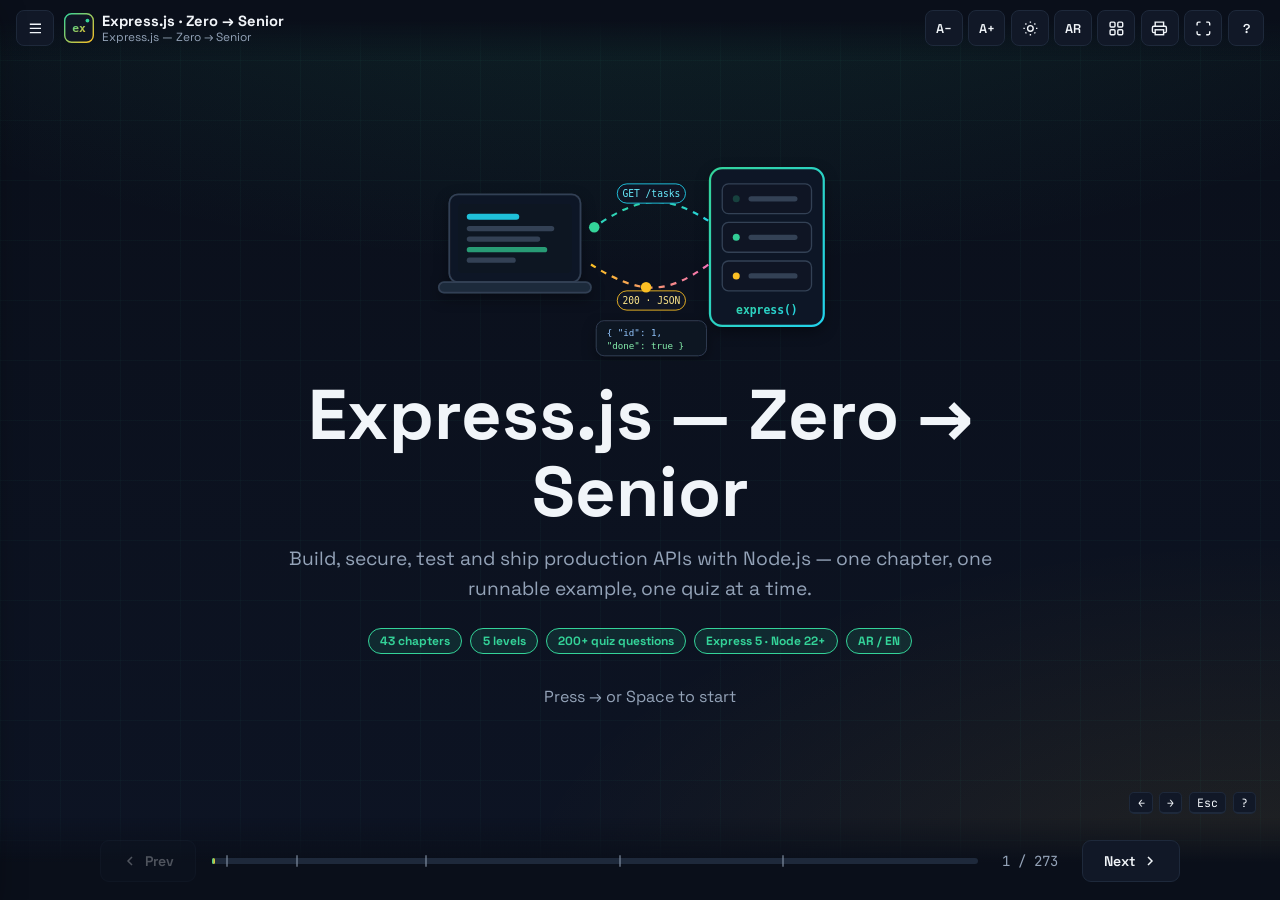
<file: express.js/index.html>
<!DOCTYPE html>
<html lang="en" dir="ltr" data-theme="dark">

<head>
    <meta charset="UTF-8">
    <meta name="viewport" content="width=device-width, initial-scale=1.0, viewport-fit=cover">
    <title>Express.js — Zero to Senior</title>
    <meta name="description" content="Interactive bilingual (Arabic / English) Express.js course: from zero to senior, with runnable examples, exercises, quizzes and a final exam.">
    <meta name="theme-color" content="#0a0f1a">
    <link rel="icon" href="img/logo.svg" type="image/svg+xml">
    <link rel="preconnect" href="https://fonts.googleapis.com">
    <link rel="preconnect" href="https://fonts.gstatic.com" crossorigin>
    <link href="https://fonts.googleapis.com/css2?family=Cairo:wght@400;600;700&family=JetBrains+Mono:wght@400;500&family=Space+Grotesk:wght@400;500;600;700&display=swap" rel="stylesheet">
    <link rel="stylesheet" href="deck/deck.css">
    <script>
        /* apply saved theme/lang before first paint (no flash) — shared by all decks */
        try {
            var t = JSON.parse(localStorage.getItem('slides.theme') || '"dark"');
            var l = JSON.parse(localStorage.getItem('slides.lang') || 'null') || ((navigator.language || '').toLowerCase().indexOf('ar') === 0 ? 'ar' : 'en');
            document.documentElement.setAttribute('data-theme', t);
            document.documentElement.lang = l;
            document.documentElement.dir = l === 'ar' ? 'rtl' : 'ltr';
        } catch (e) {}
    </script>
</head>

<body>
    <a class="sr-only" href="#slidesContainer">Skip to slides</a>
    <div class="bg-pattern" aria-hidden="true"></div>
    <div class="grid-overlay" aria-hidden="true"></div>

    <!-- shared SVG arrow markers for diagrams -->
    <svg width="0" height="0" style="position:absolute" aria-hidden="true" focusable="false">
        <defs>
            <marker id="dg-arr" viewBox="0 0 10 10" refX="9" refY="5" markerWidth="7" markerHeight="7" orient="auto-start-reverse"><path d="M0,0 L10,5 L0,10 z" class="dg-arrow"/></marker>
            <marker id="dg-arr-a" viewBox="0 0 10 10" refX="9" refY="5" markerWidth="7" markerHeight="7" orient="auto-start-reverse"><path d="M0,0 L10,5 L0,10 z" class="dg-arrow-a"/></marker>
            <marker id="dg-arr-c" viewBox="0 0 10 10" refX="9" refY="5" markerWidth="7" markerHeight="7" orient="auto-start-reverse"><path d="M0,0 L10,5 L0,10 z" class="dg-arrow-c"/></marker>
            <marker id="dg-arr-r" viewBox="0 0 10 10" refX="9" refY="5" markerWidth="7" markerHeight="7" orient="auto-start-reverse"><path d="M0,0 L10,5 L0,10 z" class="dg-arrow-r"/></marker>
        </defs>
    </svg>

    <header class="topbar">
        <button class="tbtn" id="menuBtn" aria-controls="sidebar" aria-expanded="false" data-i18n-label="menu">
            <svg viewBox="0 0 24 24" fill="none" stroke="currentColor" stroke-width="2"><path d="M4 6h16M4 12h16M4 18h16"/></svg>
        </button>
        <div class="brand">
            <img class="brand-logo" src="img/logo.svg" alt="" aria-hidden="true">
            <div class="brand-text">
                <span class="brand-title">Express.js</span>
                <span class="brand-crumb" id="crumb" aria-live="polite"></span>
            </div>
        </div>
        <div class="tools">
            <button class="tbtn timer-chip" id="timerChip" title="Stop timer"></button>
            <button class="tbtn hide-sm" id="zoomOut" data-i18n-label="zoomOut">A−</button>
            <button class="tbtn hide-sm" id="zoomIn" data-i18n-label="zoomIn">A+</button>
            <button class="tbtn" id="themeBtn" data-i18n-label="theme"></button>
            <button class="tbtn" id="langBtn" lang="ar">AR</button>
            <button class="tbtn" id="overviewBtn" data-i18n-label="overview">
                <svg viewBox="0 0 24 24" fill="none" stroke="currentColor" stroke-width="2"><rect x="3" y="3" width="7" height="7" rx="1.5"/><rect x="14" y="3" width="7" height="7" rx="1.5"/><rect x="3" y="14" width="7" height="7" rx="1.5"/><rect x="14" y="14" width="7" height="7" rx="1.5"/></svg>
            </button>
            <button class="tbtn hide-sm" id="printBtn" data-i18n-label="print">
                <svg viewBox="0 0 24 24" fill="none" stroke="currentColor" stroke-width="2"><path d="M6 9V3h12v6M6 18H4a2 2 0 0 1-2-2v-5a2 2 0 0 1 2-2h16a2 2 0 0 1 2 2v5a2 2 0 0 1-2 2h-2"/><rect x="6" y="14" width="12" height="7"/></svg>
            </button>
            <button class="tbtn hide-sm" id="fsBtn" data-i18n-label="fullscreen">
                <svg viewBox="0 0 24 24" fill="none" stroke="currentColor" stroke-width="2"><path d="M8 3H5a2 2 0 0 0-2 2v3M21 8V5a2 2 0 0 0-2-2h-3M3 16v3a2 2 0 0 0 2 2h3M16 21h3a2 2 0 0 0 2-2v-3"/></svg>
            </button>
            <button class="tbtn hide-md" id="helpBtn" data-i18n-label="help">?</button>
        </div>
    </header>

    <main class="slides-container" id="slidesContainer" aria-live="polite" tabindex="-1"></main>

    <div class="keyboard-hint" aria-hidden="true"><kbd>←</kbd> <kbd>→</kbd> <kbd>Esc</kbd> <kbd>?</kbd></div>

    <nav class="nav-bar" aria-label="Slide navigation">
        <div class="nav-inner">
            <button class="nav-btn" id="prevBtn" data-i18n-label="prev">
                <svg viewBox="0 0 24 24" fill="none" stroke="currentColor" stroke-width="2.2"><path d="M15 18l-6-6 6-6"/></svg><span class="lbl" data-i18n="prev">Prev</span>
            </button>
            <div class="progress-bar" id="progressBar" role="progressbar" aria-valuemin="0" aria-valuemax="100" aria-valuenow="0" aria-label="Progress">
                <div class="progress-fill" id="progressFill"></div>
                <div class="progress-marks" id="progressMarks"></div>
                <div class="progress-tip" id="progressTip"></div>
            </div>
            <span class="slide-counter" id="slideCounter">1 / 1</span>
            <button class="nav-btn" id="nextBtn" data-i18n-label="next">
                <span class="lbl" data-i18n="next">Next</span><svg viewBox="0 0 24 24" fill="none" stroke="currentColor" stroke-width="2.2"><path d="M9 18l6-6-6-6"/></svg>
            </button>
        </div>
    </nav>

    <div class="scrim" id="scrim"></div>
    <aside class="sidebar" id="sidebar" aria-label="Chapters" inert>
        <div class="side-head">
            <div class="side-head-row">
                <h2 data-i18n="menu">Chapters</h2>
                <button class="tbtn" id="sideClose" data-i18n-label="close">✕</button>
            </div>
            <input class="search" id="sideSearch" type="search" autocomplete="off">
            <div class="side-progress" id="sideProgress"></div>
        </div>
        <div class="side-body" id="sideBody"></div>
    </aside>

    <div class="overlay" id="overview" role="dialog" aria-modal="true" aria-labelledby="ovTitle">
        <div class="overlay-head">
            <h2 id="ovTitle" data-i18n="overview">Slide overview</h2>
            <button class="tbtn" data-close="overview" data-i18n-label="close">✕</button>
        </div>
        <div class="overlay-body" id="overviewBody"></div>
    </div>

    <div class="overlay" id="help" role="dialog" aria-modal="true" aria-labelledby="helpTitle">
        <div class="overlay-head">
            <h2 id="helpTitle" data-i18n="help">Keyboard shortcuts</h2>
            <button class="tbtn" data-close="help" data-i18n-label="close">✕</button>
        </div>
        <div class="overlay-body" id="helpBody"></div>
    </div>

    <div class="blackout" id="blackout" aria-hidden="true"></div>
    <div class="laser" id="laser" aria-hidden="true"></div>
    <div class="toast" id="toast" role="status" aria-live="polite"></div>

    <!-- engine (shared by every deck) -->
    <script src="deck/highlight.js"></script>
    <script src="deck/diagrams.js"></script>
    <!-- content -->
    <script src="js/data/meta.js"></script>
    <script src="js/data/diagrams.js"></script>
    <script src="js/data/level0.js"></script>
    <script src="js/data/level1.js"></script>
    <script src="js/data/level2.js"></script>
    <script src="js/data/level3.js"></script>
    <script src="js/data/level4.js"></script>
    <script src="js/data/exam.js"></script>
    <script src="deck/engine.js"></script>
</body>

</html>
</file>
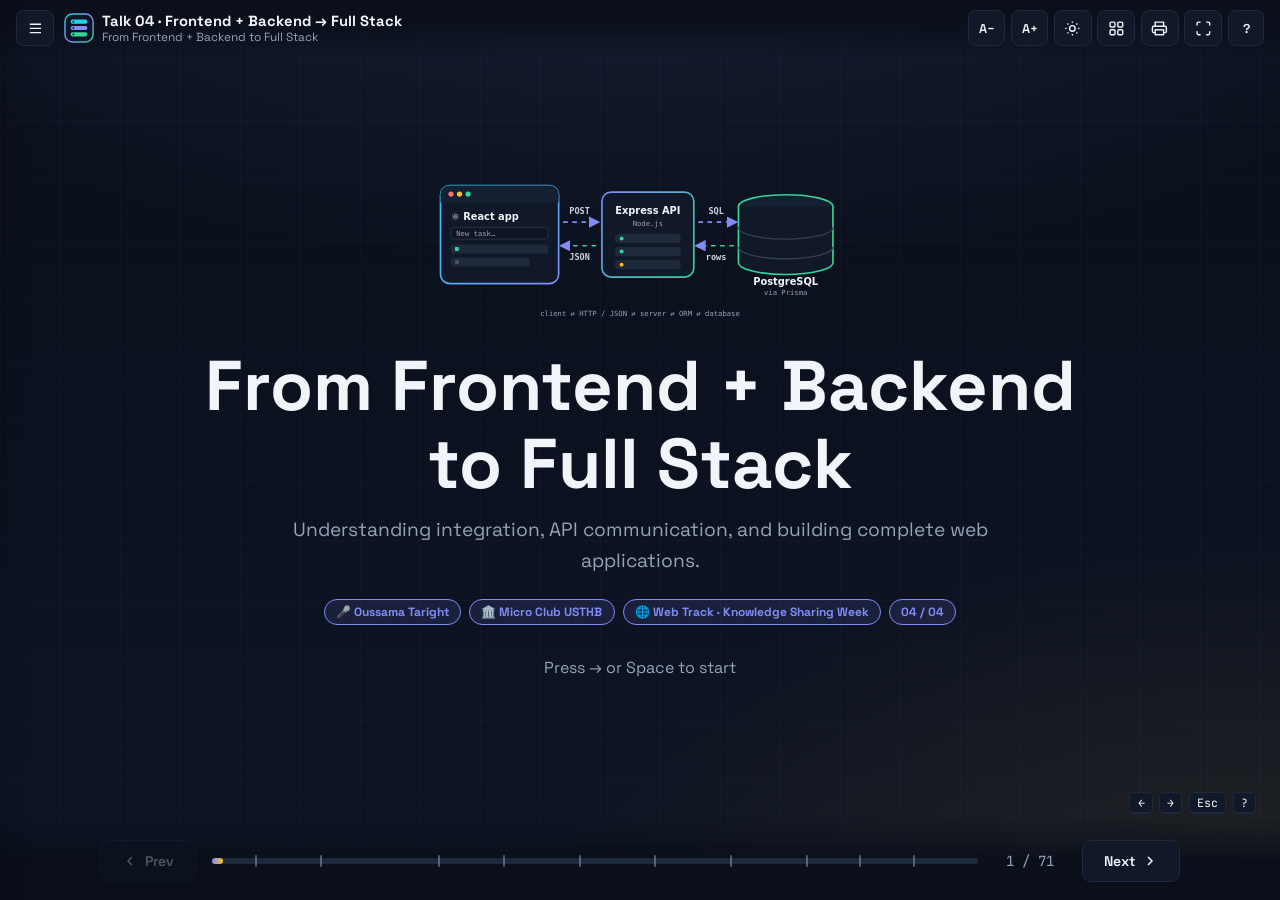
<file: workshop/index.html>
<!DOCTYPE html>
<html lang="en" dir="ltr" data-theme="dark">

<head>
    <meta charset="UTF-8">
    <meta name="viewport" content="width=device-width, initial-scale=1.0, viewport-fit=cover">
    <title>From Frontend + Backend to Full Stack — Talk 04</title>
    <meta name="description" content="Talk 04 of the Micro Club USTHB Web Track: how React, Axios, Express, Prisma and PostgreSQL work together — with live demos, animated diagrams and a quiz.">
    <meta name="theme-color" content="#0a0f1a">
    <link rel="icon" href="img/logo.svg" type="image/svg+xml">
    <link rel="preconnect" href="https://fonts.googleapis.com">
    <link rel="preconnect" href="https://fonts.gstatic.com" crossorigin>
    <link href="https://fonts.googleapis.com/css2?family=Cairo:wght@400;600;700&family=JetBrains+Mono:wght@400;500&family=Space+Grotesk:wght@400;500;600;700&display=swap" rel="stylesheet">
    <link rel="stylesheet" href="deck/deck.css">
    <link rel="stylesheet" href="css/talk.css">
    <style>
        /* deck accent colour (everything else comes from assets/deck/deck.css) */
        :root { --accent: #818cf8; --accent-rgb: 129, 140, 248; --glow-1: rgba(129, 140, 248, .15); --grid: rgba(129, 140, 248, .035); --code-line: rgba(129, 140, 248, .13); }
        :root[data-theme="light"] { --accent: #4338ca; --accent-rgb: 67, 56, 202; --glow-1: rgba(67, 56, 202, .12); --grid: rgba(67, 56, 202, .05); }
    </style>
    <script>
        /* apply saved theme/lang before first paint (no flash) — shared by all decks */
        try {
            var t = JSON.parse(localStorage.getItem('slides.theme') || '"dark"');
            var l = 'en' || JSON.parse(localStorage.getItem('slides.lang') || 'null') || ((navigator.language || '').toLowerCase().indexOf('ar') === 0 ? 'ar' : 'en');
            document.documentElement.setAttribute('data-theme', t);
            document.documentElement.lang = l;
            document.documentElement.dir = l === 'ar' ? 'rtl' : 'ltr';
        } catch (e) {}
    </script>
</head>

<body>
    <a class="sr-only" href="#slidesContainer">Skip to slides</a>
    <div class="bg-pattern" aria-hidden="true"></div>
    <div class="grid-overlay" aria-hidden="true"></div>

    <!-- shared SVG arrow markers for diagrams -->
    <svg width="0" height="0" style="position:absolute" aria-hidden="true" focusable="false">
        <defs>
            <marker id="dg-arr" viewBox="0 0 10 10" refX="9" refY="5" markerWidth="7" markerHeight="7" orient="auto-start-reverse"><path d="M0,0 L10,5 L0,10 z" class="dg-arrow"/></marker>
            <marker id="dg-arr-a" viewBox="0 0 10 10" refX="9" refY="5" markerWidth="7" markerHeight="7" orient="auto-start-reverse"><path d="M0,0 L10,5 L0,10 z" class="dg-arrow-a"/></marker>
            <marker id="dg-arr-c" viewBox="0 0 10 10" refX="9" refY="5" markerWidth="7" markerHeight="7" orient="auto-start-reverse"><path d="M0,0 L10,5 L0,10 z" class="dg-arrow-c"/></marker>
            <marker id="dg-arr-r" viewBox="0 0 10 10" refX="9" refY="5" markerWidth="7" markerHeight="7" orient="auto-start-reverse"><path d="M0,0 L10,5 L0,10 z" class="dg-arrow-r"/></marker>
        </defs>
    </svg>

    <header class="topbar">
        <button class="tbtn" id="menuBtn" aria-controls="sidebar" aria-expanded="false" data-i18n-label="menu">
            <svg viewBox="0 0 24 24" fill="none" stroke="currentColor" stroke-width="2"><path d="M4 6h16M4 12h16M4 18h16"/></svg>
        </button>
        <div class="brand">
            <img class="brand-logo" src="img/logo.svg" alt="" aria-hidden="true">
            <div class="brand-text">
                <span class="brand-title">Express.js</span>
                <span class="brand-crumb" id="crumb" aria-live="polite"></span>
            </div>
        </div>
        <div class="tools">
            <button class="tbtn timer-chip" id="timerChip" title="Stop timer"></button>
            <button class="tbtn hide-sm" id="zoomOut" data-i18n-label="zoomOut">A−</button>
            <button class="tbtn hide-sm" id="zoomIn" data-i18n-label="zoomIn">A+</button>
            <button class="tbtn" id="themeBtn" data-i18n-label="theme"></button>
            <button class="tbtn" id="langBtn" lang="ar">AR</button>
            <button class="tbtn" id="overviewBtn" data-i18n-label="overview">
                <svg viewBox="0 0 24 24" fill="none" stroke="currentColor" stroke-width="2"><rect x="3" y="3" width="7" height="7" rx="1.5"/><rect x="14" y="3" width="7" height="7" rx="1.5"/><rect x="3" y="14" width="7" height="7" rx="1.5"/><rect x="14" y="14" width="7" height="7" rx="1.5"/></svg>
            </button>
            <button class="tbtn hide-sm" id="printBtn" data-i18n-label="print">
                <svg viewBox="0 0 24 24" fill="none" stroke="currentColor" stroke-width="2"><path d="M6 9V3h12v6M6 18H4a2 2 0 0 1-2-2v-5a2 2 0 0 1 2-2h16a2 2 0 0 1 2 2v5a2 2 0 0 1-2 2h-2"/><rect x="6" y="14" width="12" height="7"/></svg>
            </button>
            <button class="tbtn hide-sm" id="fsBtn" data-i18n-label="fullscreen">
                <svg viewBox="0 0 24 24" fill="none" stroke="currentColor" stroke-width="2"><path d="M8 3H5a2 2 0 0 0-2 2v3M21 8V5a2 2 0 0 0-2-2h-3M3 16v3a2 2 0 0 0 2 2h3M16 21h3a2 2 0 0 0 2-2v-3"/></svg>
            </button>
            <button class="tbtn hide-md" id="helpBtn" data-i18n-label="help">?</button>
        </div>
    </header>

    <main class="slides-container" id="slidesContainer" aria-live="polite" tabindex="-1"></main>

    <div class="keyboard-hint" aria-hidden="true"><kbd>←</kbd> <kbd>→</kbd> <kbd>Esc</kbd> <kbd>?</kbd></div>

    <nav class="nav-bar" aria-label="Slide navigation">
        <div class="nav-inner">
            <button class="nav-btn" id="prevBtn" data-i18n-label="prev">
                <svg viewBox="0 0 24 24" fill="none" stroke="currentColor" stroke-width="2.2"><path d="M15 18l-6-6 6-6"/></svg><span class="lbl" data-i18n="prev">Prev</span>
            </button>
            <div class="progress-bar" id="progressBar" role="progressbar" aria-valuemin="0" aria-valuemax="100" aria-valuenow="0" aria-label="Progress">
                <div class="progress-fill" id="progressFill"></div>
                <div class="progress-marks" id="progressMarks"></div>
                <div class="progress-tip" id="progressTip"></div>
            </div>
            <span class="slide-counter" id="slideCounter">1 / 1</span>
            <button class="nav-btn" id="nextBtn" data-i18n-label="next">
                <span class="lbl" data-i18n="next">Next</span><svg viewBox="0 0 24 24" fill="none" stroke="currentColor" stroke-width="2.2"><path d="M9 18l6-6-6-6"/></svg>
            </button>
        </div>
    </nav>

    <div class="scrim" id="scrim"></div>
    <aside class="sidebar" id="sidebar" aria-label="Chapters" inert>
        <div class="side-head">
            <div class="side-head-row">
                <h2 data-i18n="menu">Chapters</h2>
                <button class="tbtn" id="sideClose" data-i18n-label="close">✕</button>
            </div>
            <input class="search" id="sideSearch" type="search" autocomplete="off">
            <div class="side-progress" id="sideProgress"></div>
        </div>
        <div class="side-body" id="sideBody"></div>
    </aside>

    <div class="overlay" id="overview" role="dialog" aria-modal="true" aria-labelledby="ovTitle">
        <div class="overlay-head">
            <h2 id="ovTitle" data-i18n="overview">Slide overview</h2>
            <button class="tbtn" data-close="overview" data-i18n-label="close">✕</button>
        </div>
        <div class="overlay-body" id="overviewBody"></div>
    </div>

    <div class="overlay" id="help" role="dialog" aria-modal="true" aria-labelledby="helpTitle">
        <div class="overlay-head">
            <h2 id="helpTitle" data-i18n="help">Keyboard shortcuts</h2>
            <button class="tbtn" data-close="help" data-i18n-label="close">✕</button>
        </div>
        <div class="overlay-body" id="helpBody"></div>
    </div>

    <div class="blackout" id="blackout" aria-hidden="true"></div>
    <div class="laser" id="laser" aria-hidden="true"></div>
    <div class="toast" id="toast" role="status" aria-live="polite"></div>

    <!-- engine (shared by every deck) -->
    <script src="deck/highlight.js"></script>
    <script src="deck/diagrams.js"></script>
    <!-- content -->
    <script src="js/data/meta.js"></script>
    <script src="js/data/diagrams.js"></script>
    <script src="js/data/part1.js"></script>
    <script src="js/data/part2.js"></script>
    <script src="js/data/part3.js"></script>
    <script src="js/data/part4.js"></script>
    <script src="js/data/part5.js"></script>
    <script src="js/talk.js"></script>
    <script src="deck/engine.js"></script>
</body>

</html>
</file>
<file: express.js/deck/deck.css>
/* =====================================================================
   Express.js — Zero → Senior  ·  deck stylesheet
   Same family as the other decks (dark radial glow, grid overlay,
   Space Grotesk + JetBrains Mono, gradient titles, amber exercise box,
   bottom nav with progress) + light theme, RTL, quiz, print.
   ===================================================================== */

:root {
    --bg: #0a0f1a;
    --bg-2: #0d1424;
    --bg-card: #111827;
    --bg-elev: #162033;
    --fg: #f1f5f9;
    --fg-soft: #cbd5e1;
    --muted: #94a3b8;
    --border: #1e293b;
    --border-strong: #334155;
    --accent: #34d399;          /* Express / Node green */
    --accent-rgb: 52, 211, 153;
    --accent-2: #22d3ee;
    --accent-warm: #fbbf24;
    --violet: #a78bfa;
    --danger: #f87171;
    --code-bg: #0f1524;
    --code-fg: #e2e8f0;
    --code-line: rgba(52, 211, 153, .12);
    --glow-1: rgba(52, 211, 153, .14);
    --glow-2: rgba(251, 191, 36, .09);
    --grid: rgba(52, 211, 153, .035);
    --shadow: 0 10px 30px rgba(0, 0, 0, .35);
    --l0: #38bdf8;
    --l1: #34d399;
    --l2: #fbbf24;
    --l3: #f472b6;
    --l4: #a78bfa;
    --font: 'Space Grotesk', system-ui, -apple-system, 'Segoe UI', Roboto, sans-serif;
    --font-ar: 'Cairo', 'Tajawal', 'Segoe UI', Tahoma, sans-serif;
    --mono: 'JetBrains Mono', ui-monospace, 'Cascadia Code', Consolas, monospace;
    --topbar-h: 3.5rem;
    --nav-h: 5.5rem;
    color-scheme: dark;
}

:root[data-theme="light"] {
    --bg: #f5f7fb;
    --bg-2: #eef2f8;
    --bg-card: #ffffff;
    --bg-elev: #f1f5f9;
    --fg: #0f172a;
    --fg-soft: #334155;
    --muted: #526077;
    --border: #e2e8f0;
    --border-strong: #cbd5e1;
    --accent: #047857;
    --accent-rgb: 4, 120, 87;
    --accent-2: #0e7490;
    --accent-warm: #b45309;
    --violet: #6d28d9;
    --danger: #b91c1c;
    --code-line: rgba(52, 211, 153, .16);
    --glow-1: rgba(16, 185, 129, .14);
    --glow-2: rgba(245, 158, 11, .10);
    --grid: rgba(4, 120, 87, .05);
    --shadow: 0 10px 30px rgba(15, 23, 42, .10);
    --l0: #0369a1;
    --l1: #047857;
    --l2: #b45309;
    --l3: #be185d;
    --l4: #6d28d9;
    color-scheme: light;
}

* { box-sizing: border-box; }

html { font-size: calc(16px * var(--scale, 1)); }

body {
    margin: 0;
    font-family: var(--font);
    background: var(--bg);
    color: var(--fg);
    overflow: hidden;
    -webkit-font-smoothing: antialiased;
}

html[lang="ar"] body { font-family: var(--font-ar); }

code, pre, kbd, .mono { font-family: var(--mono); }

a { color: var(--accent-2); }

button { font-family: inherit; }

.sr-only {
    position: absolute; width: 1px; height: 1px; padding: 0; margin: -1px;
    overflow: hidden; clip: rect(0 0 0 0); white-space: nowrap; border: 0;
}

:focus-visible { outline: 2px solid var(--accent); outline-offset: 2px; border-radius: 6px; }

/* ---------- background (family) ---------- */
.bg-pattern {
    position: fixed; inset: 0; z-index: 0;
    background:
        radial-gradient(ellipse 80% 50% at 50% -20%, var(--glow-1), transparent),
        radial-gradient(ellipse 60% 40% at 100% 100%, var(--glow-2), transparent),
        linear-gradient(180deg, var(--bg) 0%, var(--bg-2) 100%);
}
.grid-overlay {
    position: fixed; inset: 0; z-index: 0;
    background-image: linear-gradient(var(--grid) 1px, transparent 1px), linear-gradient(90deg, var(--grid) 1px, transparent 1px);
    background-size: 60px 60px;
}

/* ---------- top bar ---------- */
.topbar {
    position: fixed; top: 0; inset-inline: 0; z-index: 120;
    height: var(--topbar-h);
    display: flex; align-items: center; gap: .6rem;
    padding: 0 1rem;
    background: linear-gradient(to bottom, var(--bg) 35%, transparent);
}
.brand { display: flex; align-items: center; gap: .55rem; min-width: 0; flex: 1; }
.brand-logo { width: 30px; height: 30px; flex: none; }
.brand-text { display: flex; flex-direction: column; min-width: 0; line-height: 1.15; }
.brand-title { font-weight: 700; font-size: .92rem; white-space: nowrap; }
.brand-crumb { font-size: .74rem; color: var(--muted); white-space: nowrap; overflow: hidden; text-overflow: ellipsis; }
.tools { display: flex; align-items: center; gap: .35rem; }

.tbtn {
    display: inline-flex; align-items: center; justify-content: center; gap: .35rem;
    min-width: 2.25rem; height: 2.25rem; padding: 0 .6rem;
    border: 1px solid var(--border); border-radius: 8px;
    background: var(--bg-card); color: var(--fg);
    font-size: .8rem; font-weight: 600; cursor: pointer;
    transition: border-color .2s, background .2s, transform .1s;
}
.tbtn:hover { border-color: var(--accent); background: rgba(var(--accent-rgb), .1); }
.tbtn:active { transform: scale(.96); }
.tbtn svg { width: 1.05rem; height: 1.05rem; }
.tbtn[aria-pressed="true"] { border-color: var(--accent); color: var(--accent); }
.timer-chip {
    display: none; font-family: var(--mono); font-size: .85rem;
    color: var(--accent-warm); border-color: rgba(251, 191, 36, .45);
}
.timer-chip.on { display: inline-flex; }
.timer-chip.done { animation: blink 1s steps(2) infinite; color: var(--danger); }
@keyframes blink { 50% { opacity: .35; } }

/* ---------- slides (family) ---------- */
.slides-container { position: relative; z-index: 1; width: 100%; height: 100vh; height: 100dvh; overflow: hidden; }

.slide {
    position: absolute; inset: 0;
    display: flex; flex-direction: column; justify-content: center; align-items: center;
    padding: calc(var(--topbar-h) + .5rem) 2rem calc(var(--nav-h) + .5rem);
    opacity: 0; visibility: hidden;
    transform: translateX(80px);
    transition: opacity .45s ease, transform .45s ease, visibility 0s linear .45s;
    pointer-events: none;
}
.slide.prev { transform: translateX(-80px); }
html[dir="rtl"] .slide { transform: translateX(-80px); }
html[dir="rtl"] .slide.prev { transform: translateX(80px); }
.slide.active, html[dir="rtl"] .slide.active {
    opacity: 1; visibility: visible; transform: none; pointer-events: auto;
    transition: opacity .45s ease, transform .45s ease, visibility 0s;
}

.slide-content {
    width: 100%; max-width: 1080px;
    max-height: 100%;
    overflow-y: auto; overscroll-behavior: contain;
    padding: .25rem .5rem 1rem;
    scrollbar-width: thin;
    scrollbar-color: rgba(var(--accent-rgb), .6) transparent;
}
.slide-content.narrow { max-width: 900px; }
.slide-content::-webkit-scrollbar { width: 10px; }
.slide-content::-webkit-scrollbar-thumb {
    background: linear-gradient(180deg, rgba(var(--accent-rgb), .85), rgba(251, 191, 36, .85));
    border-radius: 999px; border: 2px solid var(--bg);
}

.slide.active .slide-content > * { animation: fadeInUp .5s ease both; }
.slide.active .slide-content > *:nth-child(2) { animation-delay: .06s; }
.slide.active .slide-content > *:nth-child(3) { animation-delay: .12s; }
.slide.active .slide-content > *:nth-child(4) { animation-delay: .18s; }
.slide.active .slide-content > *:nth-child(5) { animation-delay: .24s; }
.slide.active .slide-content > *:nth-child(n+6) { animation-delay: .3s; }
@keyframes fadeInUp { from { opacity: 0; transform: translateY(16px); } to { opacity: 1; transform: none; } }

.slide-number {
    display: flex; align-items: center; gap: .5rem; flex-wrap: wrap;
    font-size: .75rem; color: var(--muted);
    letter-spacing: .18em; text-transform: uppercase; margin: 0 0 .5rem;
}
html[lang="ar"] .slide-number { letter-spacing: 0; font-size: .85rem; }
.kind-pill {
    display: inline-block; padding: .15rem .55rem; border-radius: 999px;
    border: 1px solid currentColor; font-weight: 700; letter-spacing: .08em;
}
.kind-concept { color: var(--accent-2); }
.kind-code { color: var(--accent); }
.kind-exercise { color: var(--accent-warm); }
.kind-mistakes { color: var(--danger); }
.kind-project { color: var(--violet); }
.kind-quiz { color: var(--l3); }

.slide-title {
    font-size: clamp(1.7rem, 3.6vw, 2.8rem);
    font-weight: 700; line-height: 1.15; margin: 0 0 1.1rem;
    background: linear-gradient(135deg, var(--fg) 0%, var(--accent) 100%);
    -webkit-background-clip: text; background-clip: text; -webkit-text-fill-color: transparent;
}
html[lang="ar"] .slide-title { line-height: 1.45; }

.section-title { font-size: clamp(2.2rem, 6vw, 4.4rem); font-weight: 700; text-align: center; margin: 0 0 .75rem; line-height: 1.1; }
html[lang="ar"] .section-title { line-height: 1.4; }
.section-subtitle { font-size: 1.2rem; color: var(--muted); text-align: center; margin: 0 auto; max-width: 46rem; line-height: 1.6; }
.center { text-align: center; }

.section-icon {
    width: 84px; height: 84px; margin: 0 auto 1.25rem;
    background: linear-gradient(135deg, var(--lvl, var(--accent)), var(--accent-warm));
    border-radius: 22px; display: flex; align-items: center; justify-content: center;
    font-size: 2.3rem; box-shadow: 0 12px 40px rgba(var(--accent-rgb), .25);
}

/* ---------- text blocks ---------- */
.lead { font-size: 1.15rem; line-height: 1.7; color: var(--fg-soft); margin: 0 0 1rem; }
.p { font-size: 1.06rem; line-height: 1.75; margin: 0 0 1rem; color: var(--fg-soft); }
.p code, .lead code, .bullet-list code, .callout code, td code, .qa code, .q-text code, .q-explain code, .card code {
    font-size: .88em; padding: .1em .35em; border-radius: 5px;
    background: rgba(var(--accent-rgb), .12); color: var(--accent);
    direction: ltr; unicode-bidi: isolate;
}
.accent { color: var(--accent); font-weight: 600; }
.warm { color: var(--accent-warm); font-weight: 600; }

.bullet-list { list-style: none; padding: 0; margin: 0 0 1rem; }
.bullet-list li {
    position: relative; padding-inline-start: 1.8rem; margin-bottom: .7rem;
    font-size: 1.06rem; line-height: 1.65;
}
.bullet-list li::before {
    content: ''; position: absolute; inset-inline-start: .2rem; top: .62em;
    width: 8px; height: 8px; background: var(--accent); border-radius: 2px; transform: rotate(45deg);
}
.steps { list-style: none; counter-reset: s; padding: 0; margin: 0 0 1rem; display: grid; gap: .6rem; }
.steps li {
    counter-increment: s; display: flex; gap: .8rem; align-items: flex-start;
    padding: .7rem .9rem; border: 1px solid var(--border); border-radius: 12px; background: var(--bg-card);
    line-height: 1.6;
}
.steps li::before {
    content: counter(s); flex: none; width: 1.7rem; height: 1.7rem; border-radius: 50%;
    display: grid; place-items: center; font-weight: 700; font-size: .85rem;
    background: rgba(var(--accent-rgb), .15); color: var(--accent);
}

.cols { display: grid; grid-template-columns: 1fr 1fr; gap: 1.25rem; align-items: start; }
.cols > div { min-width: 0; }
.cols.c3 { grid-template-columns: repeat(3, 1fr); }

.cards { display: grid; grid-template-columns: repeat(auto-fit, minmax(210px, 1fr)); gap: .9rem; margin: 0 0 1rem; }
.card {
    background: var(--bg-card); border: 1px solid var(--border); border-radius: 14px;
    padding: 1rem 1.1rem; transition: transform .2s, border-color .2s;
}
.card:hover { transform: translateY(-2px); border-color: rgba(var(--accent-rgb), .5); }
.card-i { font-size: 1.6rem; line-height: 1; margin-bottom: .5rem; }
.card-t { font-weight: 700; margin: 0 0 .3rem; font-size: 1.02rem; }
.card-d { margin: 0; color: var(--muted); font-size: .93rem; line-height: 1.55; }

.figure { margin: 0 0 1rem; text-align: center; }
.figure img { max-width: 100%; max-height: 46vh; }
.figure figcaption { font-size: .82rem; color: var(--muted); margin-top: .4rem; }

/* ---------- tables ---------- */
.table-wrap { overflow-x: auto; margin: 0 0 1rem; border: 1px solid var(--border); border-radius: 12px; }
table { width: 100%; border-collapse: collapse; font-size: .95rem; }
th, td { padding: .6rem .8rem; text-align: start; border-bottom: 1px solid var(--border); vertical-align: top; line-height: 1.5; }
th { background: var(--bg-elev); font-weight: 700; color: var(--fg); white-space: nowrap; }
td { color: var(--fg-soft); }
tr:last-child td { border-bottom: 0; }
tbody tr:hover td { background: rgba(var(--accent-rgb), .05); }

/* ---------- callouts ---------- */
.callout {
    display: flex; gap: .75rem; align-items: flex-start;
    border-radius: 12px; padding: .85rem 1.05rem; margin: 0 0 1rem;
    border: 1px solid; line-height: 1.6; font-size: 1rem;
}
.callout-ico { font-size: 1.15rem; line-height: 1.4; flex: none; }
.callout-label { display: block; font-size: .7rem; font-weight: 700; letter-spacing: .12em; text-transform: uppercase; margin-bottom: .15rem; }
html[lang="ar"] .callout-label { letter-spacing: 0; font-size: .8rem; }
.callout p { margin: 0; }
.callout.tip { background: rgba(34, 211, 238, .08); border-color: rgba(34, 211, 238, .35); }
.callout.tip .callout-label { color: var(--accent-2); }
.callout.warn { background: rgba(251, 191, 36, .08); border-color: rgba(251, 191, 36, .4); }
.callout.warn .callout-label { color: var(--accent-warm); }
.callout.best { background: rgba(52, 211, 153, .08); border-color: rgba(52, 211, 153, .4); }
.callout.best .callout-label { color: var(--accent); }
.callout.mistake { background: rgba(248, 113, 113, .08); border-color: rgba(248, 113, 113, .4); }
.callout.mistake .callout-label { color: var(--danger); }
.callout.note { background: rgba(167, 139, 250, .08); border: 1px dashed rgba(167, 139, 250, .5); }
.callout.note .callout-label { color: var(--violet); }

/* ---------- exercise (family amber box) ---------- */
.exercise-box {
    background: linear-gradient(135deg, rgba(251, 191, 36, .1), rgba(251, 191, 36, .04));
    border: 1px solid rgba(251, 191, 36, .32); border-radius: 14px; padding: 1.2rem 1.35rem; margin: 0 0 1rem;
}
.exercise-head { display: flex; align-items: center; justify-content: space-between; gap: .75rem; flex-wrap: wrap; margin-bottom: .75rem; }
.exercise-label {
    display: inline-flex; align-items: center; gap: .5rem;
    font-size: .75rem; font-weight: 700; color: var(--accent-warm);
    text-transform: uppercase; letter-spacing: .1em; margin: 0;
}
html[lang="ar"] .exercise-label { letter-spacing: 0; font-size: .85rem; }
.exercise-box ol { margin: 0; padding-inline-start: 1.3rem; }
.exercise-box li { margin-bottom: .5rem; line-height: 1.65; }
.hint { margin: .85rem 0 0; color: var(--muted); font-size: .93rem; }
.btn {
    display: inline-flex; align-items: center; gap: .4rem; cursor: pointer;
    padding: .5rem .95rem; border-radius: 9px; font-weight: 600; font-size: .88rem;
    border: 1px solid var(--border-strong); background: var(--bg-card); color: var(--fg);
    transition: all .2s;
}
.btn:hover { border-color: var(--accent); background: rgba(var(--accent-rgb), .1); }
.btn.primary { background: var(--accent); color: #04130d; border-color: transparent; }
.btn.primary:hover { filter: brightness(1.08); background: var(--accent); }
:root[data-theme="light"] .btn.primary { color: #fff; }
.btn.warm { border-color: rgba(251, 191, 36, .5); color: var(--accent-warm); }

details.solution { margin-top: .9rem; }
details.solution > summary { cursor: pointer; color: var(--accent); font-weight: 600; list-style: none; }
details.solution > summary::-webkit-details-marker { display: none; }
details.solution > summary::before { content: '▸ '; }
details.solution[open] > summary::before { content: '▾ '; }
details.solution .code-wrap { margin-top: .7rem; }

/* ---------- Q&A (interview) ---------- */
.qa { display: grid; gap: .6rem; margin: 0 0 1rem; }
.qa details { border: 1px solid var(--border); border-radius: 12px; background: var(--bg-card); padding: .7rem .95rem; }
.qa summary { cursor: pointer; font-weight: 600; line-height: 1.55; list-style: none; display: flex; gap: .5rem; }
.qa summary::-webkit-details-marker { display: none; }
.qa summary::before { content: 'Q'; flex: none; font-family: var(--mono); color: var(--violet); font-weight: 700; }
.qa details[open] { border-color: rgba(167, 139, 250, .5); }
.qa .qa-a { margin: .6rem 0 0; color: var(--fg-soft); line-height: 1.65; }

/* ---------- code blocks ---------- */
.code-wrap {
    direction: ltr; text-align: left;
    background: var(--code-bg); border: 1px solid var(--border); border-radius: 12px;
    margin: 0 0 1rem; overflow: hidden; box-shadow: var(--shadow);
}
:root[data-theme="light"] .code-wrap { border-color: #1e293b; }
.code-head {
    display: flex; align-items: center; gap: .6rem;
    padding: .45rem .55rem .45rem .9rem; background: rgba(255, 255, 255, .03);
    border-bottom: 1px solid rgba(148, 163, 184, .14);
    font-family: var(--mono); font-size: .78rem; color: #94a3b8;
}
.code-dots { display: flex; gap: 6px; }
.code-dots i { width: 10px; height: 10px; border-radius: 50%; background: #334155; display: block; }
.code-dots i:nth-child(1) { background: #f87171; }
.code-dots i:nth-child(2) { background: #fbbf24; }
.code-dots i:nth-child(3) { background: #34d399; }
.code-file { color: #e2e8f0; font-weight: 500; white-space: nowrap; overflow: hidden; text-overflow: ellipsis; }
.code-lang { margin-left: auto; text-transform: uppercase; letter-spacing: .1em; font-size: .68rem; color: #64748b; }
.copy-btn {
    display: inline-flex; align-items: center; gap: .35rem;
    padding: .3rem .6rem; border-radius: 7px; cursor: pointer;
    border: 1px solid rgba(148, 163, 184, .25); background: rgba(15, 23, 42, .6); color: #cbd5e1;
    font-family: var(--font); font-size: .74rem; font-weight: 600; transition: all .2s;
}
.copy-btn:hover { border-color: #34d399; color: #34d399; }
.copy-btn.ok { border-color: #34d399; color: #34d399; background: rgba(52, 211, 153, .12); }
.copy-btn svg { width: .9rem; height: .9rem; }

pre.code {
    margin: 0; padding: .8rem 0; overflow-x: auto;
    font-size: .9rem; line-height: 1.65; color: var(--code-fg);
    tab-size: 2; counter-reset: ln;
}
pre.code .ln {
    display: block; padding: 0 1.1rem 0 0; min-height: 1.65em; white-space: pre;
    border-left: 3px solid transparent;
}
pre.code .ln::before {
    counter-increment: ln; content: counter(ln);
    display: inline-block; width: 2.6rem; padding-right: .9rem; text-align: right;
    color: #3d4b63; user-select: none; -webkit-user-select: none;
}
pre.code.nonum .ln::before { content: ''; width: 1rem; padding-right: 0; }
pre.code .ln.hl { background: var(--code-line); border-left-color: #34d399; }
pre.code .ln.hl::before { color: #34d399; }
pre.code.has-hl .ln:not(.hl) { opacity: .62; transition: opacity .25s; }
.code-wrap:hover pre.code.has-hl .ln:not(.hl) { opacity: 1; }

.term-out {
    border-top: 1px dashed rgba(148, 163, 184, .2); padding: .6rem 1.1rem .8rem;
    font-family: var(--mono); font-size: .85rem; color: #a7f3d0; white-space: pre-wrap; line-height: 1.6;
}
.term-out::before { content: attr(data-label); display: block; color: #64748b; font-size: .7rem; letter-spacing: .12em; text-transform: uppercase; margin-bottom: .3rem; }

/* syntax tokens (code always dark) */
.t-kw { color: #c084fc; }
.t-str { color: #86efac; }
.t-num { color: #fbbf24; }
.t-com { color: #64748b; font-style: italic; }
.t-fn { color: #67e8f9; }
.t-prop { color: #93c5fd; }
.t-type { color: #fca5a5; }
.t-lit { color: #fb923c; }
.t-op { color: #f472b6; }
.t-var { color: #fde68a; }
.t-tag { color: #f472b6; }
.t-attr { color: #93c5fd; }
.t-prompt { color: #34d399; user-select: none; -webkit-user-select: none; }
.t-add { color: #86efac; background: rgba(52, 211, 153, .08); }
.t-del { color: #fca5a5; background: rgba(248, 113, 113, .08); }

/* ---------- diagrams ---------- */
.diagram {
    margin: 0 0 1rem; padding: .75rem; border: 1px solid var(--border); border-radius: 14px;
    background: color-mix(in srgb, var(--bg-card) 70%, transparent);
}
.diagram svg { display: block; width: 100%; height: auto; max-height: 52vh; }
.diagram figcaption { text-align: center; font-size: .82rem; color: var(--muted); margin-top: .35rem; }
.dg-node rect { fill: var(--bg-elev); stroke: var(--border-strong); stroke-width: 1.5; }
.dg-node.c-accent rect { stroke: var(--accent); fill: rgba(var(--accent-rgb), .1); }
.dg-node.c-cyan rect { stroke: var(--accent-2); fill: rgba(34, 211, 238, .08); }
.dg-node.c-warm rect { stroke: var(--accent-warm); fill: rgba(251, 191, 36, .08); }
.dg-node.c-violet rect { stroke: var(--violet); fill: rgba(167, 139, 250, .1); }
.dg-node.c-red rect { stroke: var(--danger); fill: rgba(248, 113, 113, .08); }
.dg-node.c-pink rect { stroke: var(--l3); fill: rgba(244, 114, 182, .08); }
.dg-label { fill: var(--fg); font-size: 15px; font-weight: 600; }
.dg-sub { fill: var(--muted); font-size: 11.5px; font-family: var(--mono); }
.dg-icon { font-size: 18px; }
.dg-edge { stroke: var(--border-strong); stroke-width: 2; fill: none; }
.dg-edge.flow { stroke: rgba(var(--accent-rgb), .55); stroke-dasharray: 6 6; animation: dash 1.2s linear infinite; }
.dg-edge.dashed { stroke-dasharray: 5 5; }
.dg-edge.red { stroke: rgba(248, 113, 113, .7); }
.dg-elabel { fill: var(--muted); font-size: 11.5px; font-family: var(--mono); }
.dg-elabel-bg { fill: var(--bg-card); }
.dg-arrow { fill: var(--border-strong); }
.dg-dot { fill: var(--accent); filter: drop-shadow(0 0 6px rgba(var(--accent-rgb), .9)); }
.dg-dot.warm { fill: var(--accent-warm); filter: drop-shadow(0 0 6px rgba(251, 191, 36, .9)); }
.dg-dot.red { fill: var(--danger); }
.dg-zone { fill: none; stroke: var(--border-strong); stroke-dasharray: 4 6; stroke-width: 1.2; }
.dg-zone-label { fill: var(--muted); font-size: 11px; letter-spacing: .1em; text-transform: uppercase; }
.dg-lifeline { stroke: var(--border-strong); stroke-dasharray: 4 6; }
.dg-msg { stroke: var(--accent); stroke-width: 1.8; fill: none; }
.dg-msg.back { stroke: var(--accent-2); stroke-dasharray: 6 4; }
.dg-msg-label { fill: var(--fg-soft); font-size: 12.5px; }
.dg-ring { fill: none; stroke-width: 2; }
@keyframes dash { to { stroke-dashoffset: -24; } }
.slide:not(.active) .diagram .dg-dot { display: none; }

/* ---------- roadmap ---------- */
.roadmap { display: grid; grid-template-columns: repeat(5, 1fr); gap: .75rem; margin: 1rem 0; }
.road-step {
    position: relative; padding: 1rem; border-radius: 14px; background: var(--bg-card);
    border: 1px solid var(--border); border-top: 4px solid var(--lvl); cursor: pointer; text-align: start;
    color: var(--fg); font: inherit; transition: transform .2s, box-shadow .2s;
}
.road-step:hover { transform: translateY(-3px); box-shadow: var(--shadow); }
.road-step b { display: block; color: var(--lvl); font-size: .75rem; letter-spacing: .12em; text-transform: uppercase; }
.road-step span { display: block; font-weight: 700; margin: .25rem 0; }
.road-step small { color: var(--muted); }

.chapter-list { display: grid; grid-template-columns: repeat(auto-fit, minmax(240px, 1fr)); gap: .55rem; margin: 1.25rem 0 0; text-align: start; }
.chapter-link {
    display: flex; gap: .6rem; align-items: center; padding: .6rem .8rem; border-radius: 10px;
    background: var(--bg-card); border: 1px solid var(--border); color: var(--fg); cursor: pointer; font: inherit; text-align: start;
}
.chapter-link:hover { border-color: var(--lvl, var(--accent)); }
.chapter-link .num { font-family: var(--mono); color: var(--lvl, var(--accent)); font-weight: 700; min-width: 1.8rem; }

/* chapter cover */
.cover { display: grid; grid-template-columns: auto 1fr; gap: 2rem; align-items: center; }
.cover-num {
    font-size: clamp(5rem, 14vw, 10rem); font-weight: 700; line-height: .9; font-family: var(--mono);
    background: linear-gradient(160deg, var(--lvl), transparent 120%);
    -webkit-background-clip: text; background-clip: text; -webkit-text-fill-color: transparent;
}
.level-badge {
    display: inline-flex; align-items: center; gap: .4rem; padding: .25rem .7rem; border-radius: 999px;
    font-size: .75rem; font-weight: 700; color: var(--lvl); border: 1px solid var(--lvl);
    background: color-mix(in srgb, var(--lvl) 12%, transparent);
}
.milestone {
    margin-top: 1rem; padding: .8rem 1rem; border-radius: 12px; border: 1px solid rgba(167, 139, 250, .4);
    background: rgba(167, 139, 250, .08); line-height: 1.6;
}
.milestone b { color: var(--violet); }

/* ---------- quiz ---------- */
.quiz { max-width: 860px; margin: 0 auto; }
.quiz-top { display: flex; align-items: center; justify-content: space-between; gap: 1rem; margin-bottom: 1rem; flex-wrap: wrap; }
.q-dots { display: flex; gap: .35rem; flex-wrap: wrap; }
.q-dot { width: .7rem; height: .7rem; border-radius: 50%; background: var(--border-strong); transition: all .2s; }
.q-dot.cur { background: var(--fg); transform: scale(1.25); }
.q-dot.ok { background: var(--accent); }
.q-dot.bad { background: var(--danger); }
.q-score { font-family: var(--mono); font-size: .9rem; color: var(--muted); }
.q-card { background: var(--bg-card); border: 1px solid var(--border); border-radius: 16px; padding: 1.3rem 1.4rem; box-shadow: var(--shadow); }
.q-type { font-size: .7rem; font-weight: 700; letter-spacing: .14em; text-transform: uppercase; color: var(--l3); margin: 0 0 .4rem; }
html[lang="ar"] .q-type { letter-spacing: 0; font-size: .8rem; }
.q-text { font-size: 1.2rem; font-weight: 600; line-height: 1.55; margin: 0 0 1rem; }
.q-opts { display: grid; gap: .55rem; }
.q-opt {
    display: flex; align-items: center; gap: .75rem; width: 100%; text-align: start;
    padding: .75rem .95rem; border-radius: 11px; cursor: pointer;
    border: 1.5px solid var(--border-strong); background: var(--bg-elev); color: var(--fg);
    font-size: 1rem; line-height: 1.5; transition: border-color .15s, background .15s, transform .1s;
}
.q-opt:hover:not(:disabled) { border-color: var(--accent); transform: translateX(3px); }
html[dir="rtl"] .q-opt:hover:not(:disabled) { transform: translateX(-3px); }
.q-opt:disabled { cursor: default; }
.q-key {
    flex: none; width: 1.8rem; height: 1.8rem; display: grid; place-items: center; border-radius: 7px;
    font-family: var(--mono); font-size: .8rem; font-weight: 700; background: var(--bg-card); border: 1px solid var(--border-strong);
}
.q-opt code { font-family: var(--mono); font-size: .92em; direction: ltr; unicode-bidi: isolate; }
.q-opt.correct { border-color: var(--accent); background: rgba(var(--accent-rgb), .12); }
.q-opt.correct .q-key { background: var(--accent); color: #04130d; border-color: transparent; }
.q-opt.wrong { border-color: var(--danger); background: rgba(248, 113, 113, .1); animation: shake .35s; }
.q-opt.wrong .q-key { background: var(--danger); color: #fff; border-color: transparent; }
@keyframes shake { 25% { transform: translateX(-4px); } 75% { transform: translateX(4px); } }
.q-explain { margin-top: 1rem; padding: .85rem 1rem; border-radius: 11px; line-height: 1.65; border-inline-start: 4px solid; }
.q-explain.ok { background: rgba(var(--accent-rgb), .08); border-color: var(--accent); }
.q-explain.bad { background: rgba(248, 113, 113, .08); border-color: var(--danger); }
.q-explain b { display: block; margin-bottom: .2rem; }
.q-actions { display: flex; justify-content: space-between; align-items: center; gap: .75rem; margin-top: 1rem; flex-wrap: wrap; }
.q-card .code-wrap { box-shadow: none; }

.result { text-align: center; padding: 1rem 0; }
.ring { width: 150px; height: 150px; margin: 0 auto 1rem; position: relative; }
.ring svg { width: 100%; height: 100%; transform: rotate(-90deg); }
.ring circle { fill: none; stroke-width: 12; }
.ring .bg { stroke: var(--border-strong); }
.ring .fg { stroke: var(--accent); stroke-linecap: round; transition: stroke-dashoffset 1s ease; }
.ring-txt { position: absolute; inset: 0; display: grid; place-items: center; font-size: 2rem; font-weight: 700; font-family: var(--mono); }
.result h3 { font-size: 1.5rem; margin: .25rem 0 .5rem; }
.result p { color: var(--muted); margin: 0 0 1rem; }
.result-actions { display: flex; gap: .6rem; justify-content: center; flex-wrap: wrap; }
.breakdown { display: grid; grid-template-columns: repeat(5, 1fr); gap: .5rem; margin: 1rem 0; }
.bd { padding: .6rem; border-radius: 10px; background: var(--bg-elev); border-top: 3px solid var(--lvl); font-size: .85rem; }
.bd b { display: block; font-family: var(--mono); font-size: 1.1rem; }
.review { text-align: start; margin-top: 1.25rem; display: grid; gap: .6rem; }
.review-item { padding: .75rem .95rem; border-radius: 11px; border: 1px solid var(--border); background: var(--bg-card); line-height: 1.55; }
.review-item.bad { border-color: rgba(248, 113, 113, .45); }
.review-item.ok { border-color: rgba(var(--accent-rgb), .4); }
.review-item small { color: var(--muted); display: block; margin-top: .25rem; }

/* dashboard */
.dash { display: grid; grid-template-columns: repeat(auto-fill, minmax(150px, 1fr)); gap: .5rem; }
.dash button {
    padding: .55rem .7rem; border-radius: 10px; border: 1px solid var(--border); border-top: 3px solid var(--lvl);
    background: var(--bg-card); color: var(--fg); text-align: start; cursor: pointer; font: inherit; font-size: .82rem;
}
.dash button b { font-family: var(--mono); float: inline-end; }
.dash button.none b { color: var(--muted); }

/* ---------- bottom nav (family) ---------- */
.nav-bar {
    position: fixed; bottom: 0; inset-inline: 0; z-index: 100;
    background: linear-gradient(to top, var(--bg) 45%, transparent);
    padding: 1.4rem 1.5rem 1.1rem;
}
.nav-inner { max-width: 1080px; margin: 0 auto; display: flex; align-items: center; gap: 1rem; }
.progress-bar { flex: 1; height: 6px; background: var(--border); border-radius: 3px; position: relative; cursor: pointer; }
.progress-fill {
    position: absolute; inset-block: 0; inset-inline-start: 0; border-radius: 3px;
    background: linear-gradient(90deg, var(--accent), var(--accent-warm)); transition: width .3s ease;
}
html[dir="rtl"] .progress-fill { background: linear-gradient(270deg, var(--accent), var(--accent-warm)); }
.progress-marks { position: absolute; inset: 0; pointer-events: none; }
.progress-marks i { position: absolute; top: -3px; width: 2px; height: 12px; background: var(--muted); opacity: .5; border-radius: 1px; }
.progress-tip {
    position: absolute; bottom: 14px; transform: translateX(-50%); padding: .3rem .55rem; border-radius: 7px;
    background: var(--bg-card); border: 1px solid var(--border); font-size: .75rem; white-space: nowrap; pointer-events: none;
    opacity: 0; transition: opacity .15s; box-shadow: var(--shadow);
}
.progress-bar:hover .progress-tip { opacity: 1; }
.nav-btn {
    display: flex; align-items: center; justify-content: center; gap: .45rem;
    padding: .7rem 1.3rem; background: var(--bg-card); border: 1px solid var(--border); border-radius: 9px;
    color: var(--fg); font-size: .875rem; font-weight: 600; cursor: pointer; transition: all .2s;
}
.nav-btn:hover { border-color: var(--accent); background: rgba(var(--accent-rgb), .1); }
.nav-btn:disabled { opacity: .3; cursor: not-allowed; }
.nav-btn svg { width: 1rem; height: 1rem; }
html[dir="rtl"] .nav-btn svg { transform: scaleX(-1); }
.slide-counter { font-size: .875rem; color: var(--muted); min-width: 4.5rem; text-align: center; font-family: var(--mono); }

.keyboard-hint {
    position: fixed; bottom: 5.4rem; inset-inline-end: 1.5rem; z-index: 90;
    font-size: .75rem; color: var(--muted); display: flex; align-items: center; gap: .4rem;
}
kbd {
    background: var(--bg-card); border: 1px solid var(--border); border-bottom-width: 2px; border-radius: 5px;
    padding: .12rem .45rem; font-size: .72rem; color: var(--fg);
}

/* ---------- sidebar ---------- */
.scrim { position: fixed; inset: 0; z-index: 140; background: rgba(2, 6, 23, .55); backdrop-filter: blur(2px); opacity: 0; pointer-events: none; transition: opacity .25s; }
.scrim.on { opacity: 1; pointer-events: auto; }
.sidebar {
    position: fixed; top: 0; bottom: 0; inset-inline-start: 0; z-index: 150;
    width: min(360px, 88vw); background: var(--bg-card); border-inline-end: 1px solid var(--border);
    transform: translateX(-102%); transition: transform .3s ease; display: flex; flex-direction: column;
    box-shadow: var(--shadow);
}
html[dir="rtl"] .sidebar { transform: translateX(102%); }
.sidebar.on, html[dir="rtl"] .sidebar.on { transform: none; }
.side-head { padding: 1rem; border-bottom: 1px solid var(--border); display: grid; gap: .7rem; }
.side-head-row { display: flex; align-items: center; justify-content: space-between; gap: .5rem; }
.side-head h2 { margin: 0; font-size: 1.05rem; }
.search {
    width: 100%; padding: .6rem .8rem; border-radius: 9px; border: 1px solid var(--border-strong);
    background: var(--bg); color: var(--fg); font: inherit; font-size: .9rem;
}
.side-progress { font-size: .78rem; color: var(--muted); }
.side-body { overflow-y: auto; padding: .5rem .5rem 2rem; flex: 1; }
.side-level { margin: .75rem .25rem .25rem; font-size: .7rem; font-weight: 700; letter-spacing: .14em; text-transform: uppercase; color: var(--lvl); }
html[lang="ar"] .side-level { letter-spacing: 0; font-size: .8rem; }
.side-item {
    width: 100%; display: flex; align-items: center; gap: .55rem; padding: .5rem .6rem; border-radius: 9px;
    border: 0; background: none; color: var(--fg-soft); cursor: pointer; text-align: start; font: inherit; font-size: .9rem;
}
.side-item:hover { background: var(--bg-elev); color: var(--fg); }
.side-item.cur { background: color-mix(in srgb, var(--lvl) 14%, transparent); color: var(--fg); font-weight: 600; }
.side-item .num { font-family: var(--mono); font-size: .75rem; color: var(--lvl); min-width: 1.6rem; }
.side-item .ttl { flex: 1; min-width: 0; }
.side-item .badge { font-family: var(--mono); font-size: .7rem; padding: .1rem .4rem; border-radius: 6px; background: var(--bg-elev); color: var(--muted); }
.side-item .badge.good { color: var(--accent); }
.side-item .seen { width: 7px; height: 7px; border-radius: 50%; background: var(--border-strong); flex: none; }
.side-item .seen.on { background: var(--accent); }

/* ---------- overlays (overview / help) ---------- */
.overlay {
    position: fixed; inset: 0; z-index: 160; background: color-mix(in srgb, var(--bg) 94%, transparent);
    backdrop-filter: blur(6px); display: none; flex-direction: column;
}
.overlay.on { display: flex; animation: fadeIn .2s ease; }
@keyframes fadeIn { from { opacity: 0; } }
.overlay-head { display: flex; align-items: center; justify-content: space-between; gap: 1rem; padding: 1rem 1.5rem; border-bottom: 1px solid var(--border); }
.overlay-head h2 { margin: 0; font-size: 1.1rem; }
.overlay-body { overflow-y: auto; padding: 1rem 1.5rem 3rem; }
.ov-chapter { margin-bottom: 1.25rem; }
.ov-chapter h3 { margin: 0 0 .5rem; font-size: .85rem; color: var(--lvl); }
.ov-grid { display: grid; grid-template-columns: repeat(auto-fill, minmax(170px, 1fr)); gap: .55rem; }
.ov-card {
    aspect-ratio: 16 / 9; padding: .6rem .7rem; border-radius: 10px; border: 1px solid var(--border);
    background: var(--bg-card); color: var(--fg); text-align: start; cursor: pointer; font: inherit;
    display: flex; flex-direction: column; justify-content: space-between; border-top: 3px solid var(--lvl); overflow: hidden;
}
.ov-card:hover, .ov-card:focus-visible { border-color: var(--lvl); transform: translateY(-2px); }
.ov-card.cur { box-shadow: 0 0 0 2px var(--accent); }
.ov-card small { font-size: .66rem; color: var(--muted); text-transform: uppercase; letter-spacing: .08em; }
.ov-card span { font-size: .82rem; font-weight: 600; line-height: 1.35; display: -webkit-box; -webkit-line-clamp: 3; -webkit-box-orient: vertical; overflow: hidden; }
.ov-card i { font-style: normal; font-family: var(--mono); font-size: .7rem; color: var(--muted); }
.help-grid { display: grid; grid-template-columns: repeat(auto-fit, minmax(260px, 1fr)); gap: .5rem 2rem; max-width: 900px; }
.help-row { display: flex; justify-content: space-between; align-items: center; gap: 1rem; padding: .5rem 0; border-bottom: 1px solid var(--border); }

/* laser pointer */
.laser {
    position: fixed; z-index: 200; width: 18px; height: 18px; margin: -9px 0 0 -9px; border-radius: 50%; pointer-events: none;
    background: radial-gradient(circle, #ff3b3b 30%, rgba(255, 59, 59, .25) 60%, transparent 70%); display: none;
}
body.laser-on .laser { display: block; }
body.laser-on, body.laser-on * { cursor: none !important; }

.toast {
    position: fixed; bottom: 6.5rem; left: 50%; transform: translateX(-50%) translateY(10px); z-index: 210;
    background: var(--bg-card); border: 1px solid var(--border); border-radius: 10px; padding: .55rem .9rem;
    font-size: .88rem; opacity: 0; pointer-events: none; transition: all .25s; box-shadow: var(--shadow);
}
.toast.on { opacity: 1; transform: translateX(-50%); }

/* ---------- responsive ---------- */
@media (max-width: 1100px) { .roadmap { grid-template-columns: repeat(3, 1fr); } }
@media (max-width: 900px) {
    .cols, .cols.c3 { grid-template-columns: 1fr; }
    .breakdown { grid-template-columns: repeat(3, 1fr); }
    .hide-md { display: none !important; }
}
@media (max-width: 640px) {
    :root { --topbar-h: 3.25rem; --nav-h: 4.6rem; }
    .slide { padding-inline: .9rem; }
    .slide-title { font-size: 1.55rem; }
    .section-subtitle { font-size: 1rem; }
    .lead, .p, .bullet-list li { font-size: .98rem; }
    pre.code { font-size: .78rem; }
    pre.code .ln::before { width: 2rem; padding-right: .6rem; }
    .roadmap { grid-template-columns: 1fr 1fr; }
    .cover { grid-template-columns: 1fr; gap: .5rem; text-align: center; }
    .cover .bullet-list { text-align: start; }
    .nav-bar { padding: 1rem .75rem .7rem; }
    .nav-inner { gap: .55rem; }
    .nav-btn { padding: .6rem .8rem; }
    .nav-btn .lbl { display: none; }
    .slide-counter { min-width: 3.5rem; font-size: .78rem; }
    .keyboard-hint, .hide-sm { display: none !important; }
    .tbtn { min-width: 2rem; height: 2rem; padding: 0 .45rem; }
    .brand-logo { width: 26px; height: 26px; }
    .q-text { font-size: 1.05rem; }
    .q-card { padding: 1rem; }
    .breakdown { grid-template-columns: repeat(2, 1fr); }
    .cards { grid-template-columns: 1fr; }
}
@media (min-width: 1600px) {
    html { font-size: calc(18px * var(--scale, 1)); }
    .slide-content { max-width: 1240px; }
    .nav-inner { max-width: 1240px; }
}
@media (max-height: 560px) and (orientation: landscape) {
    :root { --topbar-h: 2.8rem; --nav-h: 3.8rem; }
    .keyboard-hint { display: none; }
}

@media (prefers-reduced-motion: reduce) {
    *, *::before, *::after { animation-duration: .001ms !important; animation-iteration-count: 1 !important; transition-duration: .001ms !important; }
    .slide, html[dir="rtl"] .slide { transform: none !important; }
    .dg-dot { display: none; }
}

/* ---------- print / PDF export ---------- */
@media print {
    @page { size: A4 landscape; margin: 10mm; }
    :root, :root[data-theme="dark"] {
        --bg: #fff; --bg-2: #fff; --bg-card: #fff; --bg-elev: #f8fafc; --fg: #0f172a; --fg-soft: #1e293b;
        --muted: #475569; --border: #cbd5e1; --border-strong: #94a3b8; --accent: #047857; --accent-rgb: 4, 120, 87;
        --accent-warm: #b45309; --accent-2: #0e7490; --violet: #6d28d9; --danger: #b91c1c;
    }
    html { font-size: 12.5px; }
    body { overflow: visible; background: #fff; }
    .bg-pattern, .grid-overlay, .topbar, .nav-bar, .keyboard-hint, .sidebar, .scrim, .overlay, .laser, .toast,
    .copy-btn, .q-actions, .result-actions, .no-print { display: none !important; }
    .slides-container { height: auto; overflow: visible; }
    .slide, html[dir="rtl"] .slide {
        position: relative; inset: auto; opacity: 1 !important; visibility: visible !important; transform: none !important;
        display: block; padding: 0; page-break-after: always; break-after: page; min-height: 0;
    }
    .slide:last-child { page-break-after: auto; }
    .slide-content { max-height: none; overflow: visible; max-width: none; }
    .slide-content > * { animation: none !important; opacity: 1 !important; }
    .slide-title { -webkit-text-fill-color: #064e3b; color: #064e3b; background: none; }
    .code-wrap { box-shadow: none; break-inside: avoid; }
    pre.code { white-space: pre-wrap; }
    pre.code .ln { white-space: pre-wrap; }
    pre.code.has-hl .ln:not(.hl) { opacity: 1; }
    details > *:not(summary) { display: block !important; }
    .qa details, details.solution { break-inside: avoid; }
    .print-only { display: block !important; }
    .screen-only { display: none !important; }
    .dg-dot { display: none; }
}
.print-only { display: none; }
.print-quiz ol { padding-inline-start: 1.2rem; }
.print-quiz li { margin-bottom: .7rem; break-inside: avoid; }
.print-quiz .ans { color: var(--accent); font-weight: 600; }

/* markers / blackout / print colour */
.dg-arrow-a { fill: var(--accent); }
.dg-arrow-c { fill: var(--accent-2); }
.dg-arrow-r { fill: var(--danger); }
.blackout { position: fixed; inset: 0; z-index: 300; background: #000; display: none; cursor: pointer; }
.blackout.on { display: block; }
@media print {
    .code-wrap, .callout, .exercise-box, .kind-pill, .level-badge, .milestone, .section-icon, .diagram, .card, th {
        -webkit-print-color-adjust: exact; print-color-adjust: exact;
    }
    .blackout { display: none !important; }
}

/* emoji inside gradient titles keep their colours; no code ligatures (=> stays =>) */
.emo { -webkit-text-fill-color: initial; color: initial; background: none; }
pre.code, .q-opt code, .term-out, code { font-variant-ligatures: none; font-feature-settings: "liga" 0, "calt" 0; }

/* long inline code / URLs must wrap on phones instead of overflowing */
.slide-content { overflow-wrap: break-word; }
.p code, .lead code, .bullet-list code, .steps code, .callout code, .exercise-box code, td code, .card code,
.q-text code, .q-explain code, .qa code, .review-item code, .milestone code { overflow-wrap: anywhere; word-break: break-word; }
.brand-title { overflow: hidden; text-overflow: ellipsis; }
@media (max-width: 640px) { .brand-title .long { display: none; } }
.slide-counter, .q-score { direction: ltr; unicode-bidi: isolate; }
pre { font-variant-ligatures: none; font-feature-settings: "liga" 0, "calt" 0; }
@media print { .quiz-top .q-dots, .quiz-top .q-score, .timer-chip { display: none !important; } }

/* ---------- live preview & playground (HTML / CSS decks) ---------- */
.live { display: grid; grid-template-columns: minmax(0, 1.15fr) minmax(0, 1fr); gap: 1rem; align-items: start; margin: 0 0 1rem; }
.live.stack { grid-template-columns: 1fr; }
.live > .code-wrap { margin: 0; }
.preview { margin: 0; border-radius: 12px; overflow: hidden; border: 1px solid var(--border); background: #fff; box-shadow: var(--shadow); }
.preview-head {
    display: flex; align-items: center; justify-content: space-between; padding: .45rem .9rem;
    background: var(--bg-elev); color: var(--fg-soft); font-size: .78rem; font-weight: 700; letter-spacing: .06em;
    border-bottom: 1px solid var(--border); font-family: var(--mono);
}
.preview-frame { display: block; width: 100%; border: 0; background: #fff; }
.play { display: grid; grid-template-columns: minmax(0, 1fr) minmax(0, 1fr); gap: 1rem; margin: 0 0 1rem; }
.play-pane { background: var(--code-bg); border: 1px solid var(--border); border-radius: 12px; overflow: hidden; display: flex; flex-direction: column; box-shadow: var(--shadow); }
:root[data-theme="light"] .play-pane { border-color: #1e293b; }
.play-src {
    flex: 1; min-height: 260px; width: 100%; resize: vertical; border: 0; outline: 0; padding: .9rem 1rem;
    background: transparent; color: var(--code-fg); font-family: var(--mono); font-size: .88rem; line-height: 1.6; tab-size: 2;
    direction: ltr; text-align: left; white-space: pre; overflow: auto; font-variant-ligatures: none;
}
.play-src:focus-visible { box-shadow: inset 0 0 0 2px var(--accent); }

/* ---------- illustrations ---------- */
.level-art { display: block; width: min(360px, 70%); max-height: 30vh; margin: 0 auto 1rem; filter: drop-shadow(0 18px 40px rgba(0, 0, 0, .25)); }
.cover-body.has-art { display: grid; grid-template-columns: minmax(0, 1fr) minmax(0, 340px); gap: 2rem; align-items: center; }
.cover-art { width: 100%; max-height: 42vh; object-fit: contain; filter: drop-shadow(0 18px 40px rgba(0, 0, 0, .25)); animation: floaty 6s ease-in-out infinite; }
@keyframes floaty { 50% { transform: translateY(-8px); } }
.figure.hero img { max-height: 40vh; filter: drop-shadow(0 18px 40px rgba(0, 0, 0, .25)); }
a.side-item { text-decoration: none; }
.roadmap { grid-template-columns: repeat(auto-fit, minmax(170px, 1fr)); }
.breakdown { grid-template-columns: repeat(auto-fit, minmax(110px, 1fr)); }

@media (max-width: 900px) {
    .live, .play { grid-template-columns: 1fr; }
    .cover-body.has-art { grid-template-columns: 1fr; }
    .cover-art { max-height: 26vh; order: -1; }
}
@media print {
    .play-src { white-space: pre-wrap; min-height: 0; }
    .preview, .play-pane { break-inside: avoid; -webkit-print-color-adjust: exact; print-color-adjust: exact; }
    .cover-art { animation: none; }
}
@media (prefers-reduced-motion: reduce) { .cover-art { animation: none; } }
</file>
<file: workshop/deck/deck.css>
/* =====================================================================
   Express.js — Zero → Senior  ·  deck stylesheet
   Same family as the other decks (dark radial glow, grid overlay,
   Space Grotesk + JetBrains Mono, gradient titles, amber exercise box,
   bottom nav with progress) + light theme, RTL, quiz, print.
   ===================================================================== */

:root {
    --bg: #0a0f1a;
    --bg-2: #0d1424;
    --bg-card: #111827;
    --bg-elev: #162033;
    --fg: #f1f5f9;
    --fg-soft: #cbd5e1;
    --muted: #94a3b8;
    --border: #1e293b;
    --border-strong: #334155;
    --accent: #34d399;          /* Express / Node green */
    --accent-rgb: 52, 211, 153;
    --accent-2: #22d3ee;
    --accent-warm: #fbbf24;
    --violet: #a78bfa;
    --danger: #f87171;
    --code-bg: #0f1524;
    --code-fg: #e2e8f0;
    --code-line: rgba(52, 211, 153, .12);
    --glow-1: rgba(52, 211, 153, .14);
    --glow-2: rgba(251, 191, 36, .09);
    --grid: rgba(52, 211, 153, .035);
    --shadow: 0 10px 30px rgba(0, 0, 0, .35);
    --l0: #38bdf8;
    --l1: #34d399;
    --l2: #fbbf24;
    --l3: #f472b6;
    --l4: #a78bfa;
    --font: 'Space Grotesk', system-ui, -apple-system, 'Segoe UI', Roboto, sans-serif;
    --font-ar: 'Cairo', 'Tajawal', 'Segoe UI', Tahoma, sans-serif;
    --mono: 'JetBrains Mono', ui-monospace, 'Cascadia Code', Consolas, monospace;
    --topbar-h: 3.5rem;
    --nav-h: 5.5rem;
    color-scheme: dark;
}

:root[data-theme="light"] {
    --bg: #f5f7fb;
    --bg-2: #eef2f8;
    --bg-card: #ffffff;
    --bg-elev: #f1f5f9;
    --fg: #0f172a;
    --fg-soft: #334155;
    --muted: #526077;
    --border: #e2e8f0;
    --border-strong: #cbd5e1;
    --accent: #047857;
    --accent-rgb: 4, 120, 87;
    --accent-2: #0e7490;
    --accent-warm: #b45309;
    --violet: #6d28d9;
    --danger: #b91c1c;
    --code-line: rgba(52, 211, 153, .16);
    --glow-1: rgba(16, 185, 129, .14);
    --glow-2: rgba(245, 158, 11, .10);
    --grid: rgba(4, 120, 87, .05);
    --shadow: 0 10px 30px rgba(15, 23, 42, .10);
    --l0: #0369a1;
    --l1: #047857;
    --l2: #b45309;
    --l3: #be185d;
    --l4: #6d28d9;
    color-scheme: light;
}

* { box-sizing: border-box; }

html { font-size: calc(16px * var(--scale, 1)); }

body {
    margin: 0;
    font-family: var(--font);
    background: var(--bg);
    color: var(--fg);
    overflow: hidden;
    -webkit-font-smoothing: antialiased;
}

html[lang="ar"] body { font-family: var(--font-ar); }

code, pre, kbd, .mono { font-family: var(--mono); }

a { color: var(--accent-2); }

button { font-family: inherit; }

.sr-only {
    position: absolute; width: 1px; height: 1px; padding: 0; margin: -1px;
    overflow: hidden; clip: rect(0 0 0 0); white-space: nowrap; border: 0;
}

:focus-visible { outline: 2px solid var(--accent); outline-offset: 2px; border-radius: 6px; }

/* ---------- background (family) ---------- */
.bg-pattern {
    position: fixed; inset: 0; z-index: 0;
    background:
        radial-gradient(ellipse 80% 50% at 50% -20%, var(--glow-1), transparent),
        radial-gradient(ellipse 60% 40% at 100% 100%, var(--glow-2), transparent),
        linear-gradient(180deg, var(--bg) 0%, var(--bg-2) 100%);
}
.grid-overlay {
    position: fixed; inset: 0; z-index: 0;
    background-image: linear-gradient(var(--grid) 1px, transparent 1px), linear-gradient(90deg, var(--grid) 1px, transparent 1px);
    background-size: 60px 60px;
}

/* ---------- top bar ---------- */
.topbar {
    position: fixed; top: 0; inset-inline: 0; z-index: 120;
    height: var(--topbar-h);
    display: flex; align-items: center; gap: .6rem;
    padding: 0 1rem;
    background: linear-gradient(to bottom, var(--bg) 35%, transparent);
}
.brand { display: flex; align-items: center; gap: .55rem; min-width: 0; flex: 1; }
.brand-logo { width: 30px; height: 30px; flex: none; }
.brand-text { display: flex; flex-direction: column; min-width: 0; line-height: 1.15; }
.brand-title { font-weight: 700; font-size: .92rem; white-space: nowrap; }
.brand-crumb { font-size: .74rem; color: var(--muted); white-space: nowrap; overflow: hidden; text-overflow: ellipsis; }
.tools { display: flex; align-items: center; gap: .35rem; }

.tbtn {
    display: inline-flex; align-items: center; justify-content: center; gap: .35rem;
    min-width: 2.25rem; height: 2.25rem; padding: 0 .6rem;
    border: 1px solid var(--border); border-radius: 8px;
    background: var(--bg-card); color: var(--fg);
    font-size: .8rem; font-weight: 600; cursor: pointer;
    transition: border-color .2s, background .2s, transform .1s;
}
.tbtn:hover { border-color: var(--accent); background: rgba(var(--accent-rgb), .1); }
.tbtn:active { transform: scale(.96); }
.tbtn svg { width: 1.05rem; height: 1.05rem; }
.tbtn[aria-pressed="true"] { border-color: var(--accent); color: var(--accent); }
.timer-chip {
    display: none; font-family: var(--mono); font-size: .85rem;
    color: var(--accent-warm); border-color: rgba(251, 191, 36, .45);
}
.timer-chip.on { display: inline-flex; }
.timer-chip.done { animation: blink 1s steps(2) infinite; color: var(--danger); }
@keyframes blink { 50% { opacity: .35; } }

/* ---------- slides (family) ---------- */
.slides-container { position: relative; z-index: 1; width: 100%; height: 100vh; height: 100dvh; overflow: hidden; }

.slide {
    position: absolute; inset: 0;
    display: flex; flex-direction: column; justify-content: center; align-items: center;
    padding: calc(var(--topbar-h) + .5rem) 2rem calc(var(--nav-h) + .5rem);
    opacity: 0; visibility: hidden;
    transform: translateX(80px);
    transition: opacity .45s ease, transform .45s ease, visibility 0s linear .45s;
    pointer-events: none;
}
.slide.prev { transform: translateX(-80px); }
html[dir="rtl"] .slide { transform: translateX(-80px); }
html[dir="rtl"] .slide.prev { transform: translateX(80px); }
.slide.active, html[dir="rtl"] .slide.active {
    opacity: 1; visibility: visible; transform: none; pointer-events: auto;
    transition: opacity .45s ease, transform .45s ease, visibility 0s;
}

.slide-content {
    width: 100%; max-width: 1080px;
    max-height: 100%;
    overflow-y: auto; overscroll-behavior: contain;
    padding: .25rem .5rem 1rem;
    scrollbar-width: thin;
    scrollbar-color: rgba(var(--accent-rgb), .6) transparent;
}
.slide-content.narrow { max-width: 900px; }
.slide-content::-webkit-scrollbar { width: 10px; }
.slide-content::-webkit-scrollbar-thumb {
    background: linear-gradient(180deg, rgba(var(--accent-rgb), .85), rgba(251, 191, 36, .85));
    border-radius: 999px; border: 2px solid var(--bg);
}

.slide.active .slide-content > * { animation: fadeInUp .5s ease both; }
.slide.active .slide-content > *:nth-child(2) { animation-delay: .06s; }
.slide.active .slide-content > *:nth-child(3) { animation-delay: .12s; }
.slide.active .slide-content > *:nth-child(4) { animation-delay: .18s; }
.slide.active .slide-content > *:nth-child(5) { animation-delay: .24s; }
.slide.active .slide-content > *:nth-child(n+6) { animation-delay: .3s; }
@keyframes fadeInUp { from { opacity: 0; transform: translateY(16px); } to { opacity: 1; transform: none; } }

.slide-number {
    display: flex; align-items: center; gap: .5rem; flex-wrap: wrap;
    font-size: .75rem; color: var(--muted);
    letter-spacing: .18em; text-transform: uppercase; margin: 0 0 .5rem;
}
html[lang="ar"] .slide-number { letter-spacing: 0; font-size: .85rem; }
.kind-pill {
    display: inline-block; padding: .15rem .55rem; border-radius: 999px;
    border: 1px solid currentColor; font-weight: 700; letter-spacing: .08em;
}
.kind-concept { color: var(--accent-2); }
.kind-code { color: var(--accent); }
.kind-exercise { color: var(--accent-warm); }
.kind-mistakes { color: var(--danger); }
.kind-project { color: var(--violet); }
.kind-quiz { color: var(--l3); }

.slide-title {
    font-size: clamp(1.7rem, 3.6vw, 2.8rem);
    font-weight: 700; line-height: 1.15; margin: 0 0 1.1rem;
    background: linear-gradient(135deg, var(--fg) 0%, var(--accent) 100%);
    -webkit-background-clip: text; background-clip: text; -webkit-text-fill-color: transparent;
}
html[lang="ar"] .slide-title { line-height: 1.45; }

.section-title { font-size: clamp(2.2rem, 6vw, 4.4rem); font-weight: 700; text-align: center; margin: 0 0 .75rem; line-height: 1.1; }
html[lang="ar"] .section-title { line-height: 1.4; }
.section-subtitle { font-size: 1.2rem; color: var(--muted); text-align: center; margin: 0 auto; max-width: 46rem; line-height: 1.6; }
.center { text-align: center; }

.section-icon {
    width: 84px; height: 84px; margin: 0 auto 1.25rem;
    background: linear-gradient(135deg, var(--lvl, var(--accent)), var(--accent-warm));
    border-radius: 22px; display: flex; align-items: center; justify-content: center;
    font-size: 2.3rem; box-shadow: 0 12px 40px rgba(var(--accent-rgb), .25);
}

/* ---------- text blocks ---------- */
.lead { font-size: 1.15rem; line-height: 1.7; color: var(--fg-soft); margin: 0 0 1rem; }
.p { font-size: 1.06rem; line-height: 1.75; margin: 0 0 1rem; color: var(--fg-soft); }
.p code, .lead code, .bullet-list code, .callout code, td code, .qa code, .q-text code, .q-explain code, .card code {
    font-size: .88em; padding: .1em .35em; border-radius: 5px;
    background: rgba(var(--accent-rgb), .12); color: var(--accent);
    direction: ltr; unicode-bidi: isolate;
}
.accent { color: var(--accent); font-weight: 600; }
.warm { color: var(--accent-warm); font-weight: 600; }

.bullet-list { list-style: none; padding: 0; margin: 0 0 1rem; }
.bullet-list li {
    position: relative; padding-inline-start: 1.8rem; margin-bottom: .7rem;
    font-size: 1.06rem; line-height: 1.65;
}
.bullet-list li::before {
    content: ''; position: absolute; inset-inline-start: .2rem; top: .62em;
    width: 8px; height: 8px; background: var(--accent); border-radius: 2px; transform: rotate(45deg);
}
.steps { list-style: none; counter-reset: s; padding: 0; margin: 0 0 1rem; display: grid; gap: .6rem; }
.steps li {
    counter-increment: s; display: flex; gap: .8rem; align-items: flex-start;
    padding: .7rem .9rem; border: 1px solid var(--border); border-radius: 12px; background: var(--bg-card);
    line-height: 1.6;
}
.steps li::before {
    content: counter(s); flex: none; width: 1.7rem; height: 1.7rem; border-radius: 50%;
    display: grid; place-items: center; font-weight: 700; font-size: .85rem;
    background: rgba(var(--accent-rgb), .15); color: var(--accent);
}

.cols { display: grid; grid-template-columns: 1fr 1fr; gap: 1.25rem; align-items: start; }
.cols > div { min-width: 0; }
.cols.c3 { grid-template-columns: repeat(3, 1fr); }

.cards { display: grid; grid-template-columns: repeat(auto-fit, minmax(210px, 1fr)); gap: .9rem; margin: 0 0 1rem; }
.card {
    background: var(--bg-card); border: 1px solid var(--border); border-radius: 14px;
    padding: 1rem 1.1rem; transition: transform .2s, border-color .2s;
}
.card:hover { transform: translateY(-2px); border-color: rgba(var(--accent-rgb), .5); }
.card-i { font-size: 1.6rem; line-height: 1; margin-bottom: .5rem; }
.card-t { font-weight: 700; margin: 0 0 .3rem; font-size: 1.02rem; }
.card-d { margin: 0; color: var(--muted); font-size: .93rem; line-height: 1.55; }

.figure { margin: 0 0 1rem; text-align: center; }
.figure img { max-width: 100%; max-height: 46vh; }
.figure figcaption { font-size: .82rem; color: var(--muted); margin-top: .4rem; }

/* ---------- tables ---------- */
.table-wrap { overflow-x: auto; margin: 0 0 1rem; border: 1px solid var(--border); border-radius: 12px; }
table { width: 100%; border-collapse: collapse; font-size: .95rem; }
th, td { padding: .6rem .8rem; text-align: start; border-bottom: 1px solid var(--border); vertical-align: top; line-height: 1.5; }
th { background: var(--bg-elev); font-weight: 700; color: var(--fg); white-space: nowrap; }
td { color: var(--fg-soft); }
tr:last-child td { border-bottom: 0; }
tbody tr:hover td { background: rgba(var(--accent-rgb), .05); }

/* ---------- callouts ---------- */
.callout {
    display: flex; gap: .75rem; align-items: flex-start;
    border-radius: 12px; padding: .85rem 1.05rem; margin: 0 0 1rem;
    border: 1px solid; line-height: 1.6; font-size: 1rem;
}
.callout-ico { font-size: 1.15rem; line-height: 1.4; flex: none; }
.callout-label { display: block; font-size: .7rem; font-weight: 700; letter-spacing: .12em; text-transform: uppercase; margin-bottom: .15rem; }
html[lang="ar"] .callout-label { letter-spacing: 0; font-size: .8rem; }
.callout p { margin: 0; }
.callout.tip { background: rgba(34, 211, 238, .08); border-color: rgba(34, 211, 238, .35); }
.callout.tip .callout-label { color: var(--accent-2); }
.callout.warn { background: rgba(251, 191, 36, .08); border-color: rgba(251, 191, 36, .4); }
.callout.warn .callout-label { color: var(--accent-warm); }
.callout.best { background: rgba(52, 211, 153, .08); border-color: rgba(52, 211, 153, .4); }
.callout.best .callout-label { color: var(--accent); }
.callout.mistake { background: rgba(248, 113, 113, .08); border-color: rgba(248, 113, 113, .4); }
.callout.mistake .callout-label { color: var(--danger); }
.callout.note { background: rgba(167, 139, 250, .08); border: 1px dashed rgba(167, 139, 250, .5); }
.callout.note .callout-label { color: var(--violet); }

/* ---------- exercise (family amber box) ---------- */
.exercise-box {
    background: linear-gradient(135deg, rgba(251, 191, 36, .1), rgba(251, 191, 36, .04));
    border: 1px solid rgba(251, 191, 36, .32); border-radius: 14px; padding: 1.2rem 1.35rem; margin: 0 0 1rem;
}
.exercise-head { display: flex; align-items: center; justify-content: space-between; gap: .75rem; flex-wrap: wrap; margin-bottom: .75rem; }
.exercise-label {
    display: inline-flex; align-items: center; gap: .5rem;
    font-size: .75rem; font-weight: 700; color: var(--accent-warm);
    text-transform: uppercase; letter-spacing: .1em; margin: 0;
}
html[lang="ar"] .exercise-label { letter-spacing: 0; font-size: .85rem; }
.exercise-box ol { margin: 0; padding-inline-start: 1.3rem; }
.exercise-box li { margin-bottom: .5rem; line-height: 1.65; }
.hint { margin: .85rem 0 0; color: var(--muted); font-size: .93rem; }
.btn {
    display: inline-flex; align-items: center; gap: .4rem; cursor: pointer;
    padding: .5rem .95rem; border-radius: 9px; font-weight: 600; font-size: .88rem;
    border: 1px solid var(--border-strong); background: var(--bg-card); color: var(--fg);
    transition: all .2s;
}
.btn:hover { border-color: var(--accent); background: rgba(var(--accent-rgb), .1); }
.btn.primary { background: var(--accent); color: #04130d; border-color: transparent; }
.btn.primary:hover { filter: brightness(1.08); background: var(--accent); }
:root[data-theme="light"] .btn.primary { color: #fff; }
.btn.warm { border-color: rgba(251, 191, 36, .5); color: var(--accent-warm); }

details.solution { margin-top: .9rem; }
details.solution > summary { cursor: pointer; color: var(--accent); font-weight: 600; list-style: none; }
details.solution > summary::-webkit-details-marker { display: none; }
details.solution > summary::before { content: '▸ '; }
details.solution[open] > summary::before { content: '▾ '; }
details.solution .code-wrap { margin-top: .7rem; }

/* ---------- Q&A (interview) ---------- */
.qa { display: grid; gap: .6rem; margin: 0 0 1rem; }
.qa details { border: 1px solid var(--border); border-radius: 12px; background: var(--bg-card); padding: .7rem .95rem; }
.qa summary { cursor: pointer; font-weight: 600; line-height: 1.55; list-style: none; display: flex; gap: .5rem; }
.qa summary::-webkit-details-marker { display: none; }
.qa summary::before { content: 'Q'; flex: none; font-family: var(--mono); color: var(--violet); font-weight: 700; }
.qa details[open] { border-color: rgba(167, 139, 250, .5); }
.qa .qa-a { margin: .6rem 0 0; color: var(--fg-soft); line-height: 1.65; }

/* ---------- code blocks ---------- */
.code-wrap {
    direction: ltr; text-align: left;
    background: var(--code-bg); border: 1px solid var(--border); border-radius: 12px;
    margin: 0 0 1rem; overflow: hidden; box-shadow: var(--shadow);
}
:root[data-theme="light"] .code-wrap { border-color: #1e293b; }
.code-head {
    display: flex; align-items: center; gap: .6rem;
    padding: .45rem .55rem .45rem .9rem; background: rgba(255, 255, 255, .03);
    border-bottom: 1px solid rgba(148, 163, 184, .14);
    font-family: var(--mono); font-size: .78rem; color: #94a3b8;
}
.code-dots { display: flex; gap: 6px; }
.code-dots i { width: 10px; height: 10px; border-radius: 50%; background: #334155; display: block; }
.code-dots i:nth-child(1) { background: #f87171; }
.code-dots i:nth-child(2) { background: #fbbf24; }
.code-dots i:nth-child(3) { background: #34d399; }
.code-file { color: #e2e8f0; font-weight: 500; white-space: nowrap; overflow: hidden; text-overflow: ellipsis; }
.code-lang { margin-left: auto; text-transform: uppercase; letter-spacing: .1em; font-size: .68rem; color: #64748b; }
.copy-btn {
    display: inline-flex; align-items: center; gap: .35rem;
    padding: .3rem .6rem; border-radius: 7px; cursor: pointer;
    border: 1px solid rgba(148, 163, 184, .25); background: rgba(15, 23, 42, .6); color: #cbd5e1;
    font-family: var(--font); font-size: .74rem; font-weight: 600; transition: all .2s;
}
.copy-btn:hover { border-color: #34d399; color: #34d399; }
.copy-btn.ok { border-color: #34d399; color: #34d399; background: rgba(52, 211, 153, .12); }
.copy-btn svg { width: .9rem; height: .9rem; }

pre.code {
    margin: 0; padding: .8rem 0; overflow-x: auto;
    font-size: .9rem; line-height: 1.65; color: var(--code-fg);
    tab-size: 2; counter-reset: ln;
}
pre.code .ln {
    display: block; padding: 0 1.1rem 0 0; min-height: 1.65em; white-space: pre;
    border-left: 3px solid transparent;
}
pre.code .ln::before {
    counter-increment: ln; content: counter(ln);
    display: inline-block; width: 2.6rem; padding-right: .9rem; text-align: right;
    color: #3d4b63; user-select: none; -webkit-user-select: none;
}
pre.code.nonum .ln::before { content: ''; width: 1rem; padding-right: 0; }
pre.code .ln.hl { background: var(--code-line); border-left-color: #34d399; }
pre.code .ln.hl::before { color: #34d399; }
pre.code.has-hl .ln:not(.hl) { opacity: .62; transition: opacity .25s; }
.code-wrap:hover pre.code.has-hl .ln:not(.hl) { opacity: 1; }

.term-out {
    border-top: 1px dashed rgba(148, 163, 184, .2); padding: .6rem 1.1rem .8rem;
    font-family: var(--mono); font-size: .85rem; color: #a7f3d0; white-space: pre-wrap; line-height: 1.6;
}
.term-out::before { content: attr(data-label); display: block; color: #64748b; font-size: .7rem; letter-spacing: .12em; text-transform: uppercase; margin-bottom: .3rem; }

/* syntax tokens (code always dark) */
.t-kw { color: #c084fc; }
.t-str { color: #86efac; }
.t-num { color: #fbbf24; }
.t-com { color: #64748b; font-style: italic; }
.t-fn { color: #67e8f9; }
.t-prop { color: #93c5fd; }
.t-type { color: #fca5a5; }
.t-lit { color: #fb923c; }
.t-op { color: #f472b6; }
.t-var { color: #fde68a; }
.t-tag { color: #f472b6; }
.t-attr { color: #93c5fd; }
.t-prompt { color: #34d399; user-select: none; -webkit-user-select: none; }
.t-add { color: #86efac; background: rgba(52, 211, 153, .08); }
.t-del { color: #fca5a5; background: rgba(248, 113, 113, .08); }

/* ---------- diagrams ---------- */
.diagram {
    margin: 0 0 1rem; padding: .75rem; border: 1px solid var(--border); border-radius: 14px;
    background: color-mix(in srgb, var(--bg-card) 70%, transparent);
}
.diagram svg { display: block; width: 100%; height: auto; max-height: 52vh; }
.diagram figcaption { text-align: center; font-size: .82rem; color: var(--muted); margin-top: .35rem; }
.dg-node rect { fill: var(--bg-elev); stroke: var(--border-strong); stroke-width: 1.5; }
.dg-node.c-accent rect { stroke: var(--accent); fill: rgba(var(--accent-rgb), .1); }
.dg-node.c-cyan rect { stroke: var(--accent-2); fill: rgba(34, 211, 238, .08); }
.dg-node.c-warm rect { stroke: var(--accent-warm); fill: rgba(251, 191, 36, .08); }
.dg-node.c-violet rect { stroke: var(--violet); fill: rgba(167, 139, 250, .1); }
.dg-node.c-red rect { stroke: var(--danger); fill: rgba(248, 113, 113, .08); }
.dg-node.c-pink rect { stroke: var(--l3); fill: rgba(244, 114, 182, .08); }
.dg-label { fill: var(--fg); font-size: 15px; font-weight: 600; }
.dg-sub { fill: var(--muted); font-size: 11.5px; font-family: var(--mono); }
.dg-icon { font-size: 18px; }
.dg-edge { stroke: var(--border-strong); stroke-width: 2; fill: none; }
.dg-edge.flow { stroke: rgba(var(--accent-rgb), .55); stroke-dasharray: 6 6; animation: dash 1.2s linear infinite; }
.dg-edge.dashed { stroke-dasharray: 5 5; }
.dg-edge.red { stroke: rgba(248, 113, 113, .7); }
.dg-elabel { fill: var(--muted); font-size: 11.5px; font-family: var(--mono); }
.dg-elabel-bg { fill: var(--bg-card); }
.dg-arrow { fill: var(--border-strong); }
.dg-dot { fill: var(--accent); filter: drop-shadow(0 0 6px rgba(var(--accent-rgb), .9)); }
.dg-dot.warm { fill: var(--accent-warm); filter: drop-shadow(0 0 6px rgba(251, 191, 36, .9)); }
.dg-dot.red { fill: var(--danger); }
.dg-zone { fill: none; stroke: var(--border-strong); stroke-dasharray: 4 6; stroke-width: 1.2; }
.dg-zone-label { fill: var(--muted); font-size: 11px; letter-spacing: .1em; text-transform: uppercase; }
.dg-lifeline { stroke: var(--border-strong); stroke-dasharray: 4 6; }
.dg-msg { stroke: var(--accent); stroke-width: 1.8; fill: none; }
.dg-msg.back { stroke: var(--accent-2); stroke-dasharray: 6 4; }
.dg-msg-label { fill: var(--fg-soft); font-size: 12.5px; }
.dg-ring { fill: none; stroke-width: 2; }
@keyframes dash { to { stroke-dashoffset: -24; } }
.slide:not(.active) .diagram .dg-dot { display: none; }

/* ---------- roadmap ---------- */
.roadmap { display: grid; grid-template-columns: repeat(5, 1fr); gap: .75rem; margin: 1rem 0; }
.road-step {
    position: relative; padding: 1rem; border-radius: 14px; background: var(--bg-card);
    border: 1px solid var(--border); border-top: 4px solid var(--lvl); cursor: pointer; text-align: start;
    color: var(--fg); font: inherit; transition: transform .2s, box-shadow .2s;
}
.road-step:hover { transform: translateY(-3px); box-shadow: var(--shadow); }
.road-step b { display: block; color: var(--lvl); font-size: .75rem; letter-spacing: .12em; text-transform: uppercase; }
.road-step span { display: block; font-weight: 700; margin: .25rem 0; }
.road-step small { color: var(--muted); }

.chapter-list { display: grid; grid-template-columns: repeat(auto-fit, minmax(240px, 1fr)); gap: .55rem; margin: 1.25rem 0 0; text-align: start; }
.chapter-link {
    display: flex; gap: .6rem; align-items: center; padding: .6rem .8rem; border-radius: 10px;
    background: var(--bg-card); border: 1px solid var(--border); color: var(--fg); cursor: pointer; font: inherit; text-align: start;
}
.chapter-link:hover { border-color: var(--lvl, var(--accent)); }
.chapter-link .num { font-family: var(--mono); color: var(--lvl, var(--accent)); font-weight: 700; min-width: 1.8rem; }

/* chapter cover */
.cover { display: grid; grid-template-columns: auto 1fr; gap: 2rem; align-items: center; }
.cover-num {
    font-size: clamp(5rem, 14vw, 10rem); font-weight: 700; line-height: .9; font-family: var(--mono);
    background: linear-gradient(160deg, var(--lvl), transparent 120%);
    -webkit-background-clip: text; background-clip: text; -webkit-text-fill-color: transparent;
}
.level-badge {
    display: inline-flex; align-items: center; gap: .4rem; padding: .25rem .7rem; border-radius: 999px;
    font-size: .75rem; font-weight: 700; color: var(--lvl); border: 1px solid var(--lvl);
    background: color-mix(in srgb, var(--lvl) 12%, transparent);
}
.milestone {
    margin-top: 1rem; padding: .8rem 1rem; border-radius: 12px; border: 1px solid rgba(167, 139, 250, .4);
    background: rgba(167, 139, 250, .08); line-height: 1.6;
}
.milestone b { color: var(--violet); }

/* ---------- quiz ---------- */
.quiz { max-width: 860px; margin: 0 auto; }
.quiz-top { display: flex; align-items: center; justify-content: space-between; gap: 1rem; margin-bottom: 1rem; flex-wrap: wrap; }
.q-dots { display: flex; gap: .35rem; flex-wrap: wrap; }
.q-dot { width: .7rem; height: .7rem; border-radius: 50%; background: var(--border-strong); transition: all .2s; }
.q-dot.cur { background: var(--fg); transform: scale(1.25); }
.q-dot.ok { background: var(--accent); }
.q-dot.bad { background: var(--danger); }
.q-score { font-family: var(--mono); font-size: .9rem; color: var(--muted); }
.q-card { background: var(--bg-card); border: 1px solid var(--border); border-radius: 16px; padding: 1.3rem 1.4rem; box-shadow: var(--shadow); }
.q-type { font-size: .7rem; font-weight: 700; letter-spacing: .14em; text-transform: uppercase; color: var(--l3); margin: 0 0 .4rem; }
html[lang="ar"] .q-type { letter-spacing: 0; font-size: .8rem; }
.q-text { font-size: 1.2rem; font-weight: 600; line-height: 1.55; margin: 0 0 1rem; }
.q-opts { display: grid; gap: .55rem; }
.q-opt {
    display: flex; align-items: center; gap: .75rem; width: 100%; text-align: start;
    padding: .75rem .95rem; border-radius: 11px; cursor: pointer;
    border: 1.5px solid var(--border-strong); background: var(--bg-elev); color: var(--fg);
    font-size: 1rem; line-height: 1.5; transition: border-color .15s, background .15s, transform .1s;
}
.q-opt:hover:not(:disabled) { border-color: var(--accent); transform: translateX(3px); }
html[dir="rtl"] .q-opt:hover:not(:disabled) { transform: translateX(-3px); }
.q-opt:disabled { cursor: default; }
.q-key {
    flex: none; width: 1.8rem; height: 1.8rem; display: grid; place-items: center; border-radius: 7px;
    font-family: var(--mono); font-size: .8rem; font-weight: 700; background: var(--bg-card); border: 1px solid var(--border-strong);
}
.q-opt code { font-family: var(--mono); font-size: .92em; direction: ltr; unicode-bidi: isolate; }
.q-opt.correct { border-color: var(--accent); background: rgba(var(--accent-rgb), .12); }
.q-opt.correct .q-key { background: var(--accent); color: #04130d; border-color: transparent; }
.q-opt.wrong { border-color: var(--danger); background: rgba(248, 113, 113, .1); animation: shake .35s; }
.q-opt.wrong .q-key { background: var(--danger); color: #fff; border-color: transparent; }
@keyframes shake { 25% { transform: translateX(-4px); } 75% { transform: translateX(4px); } }
.q-explain { margin-top: 1rem; padding: .85rem 1rem; border-radius: 11px; line-height: 1.65; border-inline-start: 4px solid; }
.q-explain.ok { background: rgba(var(--accent-rgb), .08); border-color: var(--accent); }
.q-explain.bad { background: rgba(248, 113, 113, .08); border-color: var(--danger); }
.q-explain b { display: block; margin-bottom: .2rem; }
.q-actions { display: flex; justify-content: space-between; align-items: center; gap: .75rem; margin-top: 1rem; flex-wrap: wrap; }
.q-card .code-wrap { box-shadow: none; }

.result { text-align: center; padding: 1rem 0; }
.ring { width: 150px; height: 150px; margin: 0 auto 1rem; position: relative; }
.ring svg { width: 100%; height: 100%; transform: rotate(-90deg); }
.ring circle { fill: none; stroke-width: 12; }
.ring .bg { stroke: var(--border-strong); }
.ring .fg { stroke: var(--accent); stroke-linecap: round; transition: stroke-dashoffset 1s ease; }
.ring-txt { position: absolute; inset: 0; display: grid; place-items: center; font-size: 2rem; font-weight: 700; font-family: var(--mono); }
.result h3 { font-size: 1.5rem; margin: .25rem 0 .5rem; }
.result p { color: var(--muted); margin: 0 0 1rem; }
.result-actions { display: flex; gap: .6rem; justify-content: center; flex-wrap: wrap; }
.breakdown { display: grid; grid-template-columns: repeat(5, 1fr); gap: .5rem; margin: 1rem 0; }
.bd { padding: .6rem; border-radius: 10px; background: var(--bg-elev); border-top: 3px solid var(--lvl); font-size: .85rem; }
.bd b { display: block; font-family: var(--mono); font-size: 1.1rem; }
.review { text-align: start; margin-top: 1.25rem; display: grid; gap: .6rem; }
.review-item { padding: .75rem .95rem; border-radius: 11px; border: 1px solid var(--border); background: var(--bg-card); line-height: 1.55; }
.review-item.bad { border-color: rgba(248, 113, 113, .45); }
.review-item.ok { border-color: rgba(var(--accent-rgb), .4); }
.review-item small { color: var(--muted); display: block; margin-top: .25rem; }

/* dashboard */
.dash { display: grid; grid-template-columns: repeat(auto-fill, minmax(150px, 1fr)); gap: .5rem; }
.dash button {
    padding: .55rem .7rem; border-radius: 10px; border: 1px solid var(--border); border-top: 3px solid var(--lvl);
    background: var(--bg-card); color: var(--fg); text-align: start; cursor: pointer; font: inherit; font-size: .82rem;
}
.dash button b { font-family: var(--mono); float: inline-end; }
.dash button.none b { color: var(--muted); }

/* ---------- bottom nav (family) ---------- */
.nav-bar {
    position: fixed; bottom: 0; inset-inline: 0; z-index: 100;
    background: linear-gradient(to top, var(--bg) 45%, transparent);
    padding: 1.4rem 1.5rem 1.1rem;
}
.nav-inner { max-width: 1080px; margin: 0 auto; display: flex; align-items: center; gap: 1rem; }
.progress-bar { flex: 1; height: 6px; background: var(--border); border-radius: 3px; position: relative; cursor: pointer; }
.progress-fill {
    position: absolute; inset-block: 0; inset-inline-start: 0; border-radius: 3px;
    background: linear-gradient(90deg, var(--accent), var(--accent-warm)); transition: width .3s ease;
}
html[dir="rtl"] .progress-fill { background: linear-gradient(270deg, var(--accent), var(--accent-warm)); }
.progress-marks { position: absolute; inset: 0; pointer-events: none; }
.progress-marks i { position: absolute; top: -3px; width: 2px; height: 12px; background: var(--muted); opacity: .5; border-radius: 1px; }
.progress-tip {
    position: absolute; bottom: 14px; transform: translateX(-50%); padding: .3rem .55rem; border-radius: 7px;
    background: var(--bg-card); border: 1px solid var(--border); font-size: .75rem; white-space: nowrap; pointer-events: none;
    opacity: 0; transition: opacity .15s; box-shadow: var(--shadow);
}
.progress-bar:hover .progress-tip { opacity: 1; }
.nav-btn {
    display: flex; align-items: center; justify-content: center; gap: .45rem;
    padding: .7rem 1.3rem; background: var(--bg-card); border: 1px solid var(--border); border-radius: 9px;
    color: var(--fg); font-size: .875rem; font-weight: 600; cursor: pointer; transition: all .2s;
}
.nav-btn:hover { border-color: var(--accent); background: rgba(var(--accent-rgb), .1); }
.nav-btn:disabled { opacity: .3; cursor: not-allowed; }
.nav-btn svg { width: 1rem; height: 1rem; }
html[dir="rtl"] .nav-btn svg { transform: scaleX(-1); }
.slide-counter { font-size: .875rem; color: var(--muted); min-width: 4.5rem; text-align: center; font-family: var(--mono); }

.keyboard-hint {
    position: fixed; bottom: 5.4rem; inset-inline-end: 1.5rem; z-index: 90;
    font-size: .75rem; color: var(--muted); display: flex; align-items: center; gap: .4rem;
}
kbd {
    background: var(--bg-card); border: 1px solid var(--border); border-bottom-width: 2px; border-radius: 5px;
    padding: .12rem .45rem; font-size: .72rem; color: var(--fg);
}

/* ---------- sidebar ---------- */
.scrim { position: fixed; inset: 0; z-index: 140; background: rgba(2, 6, 23, .55); backdrop-filter: blur(2px); opacity: 0; pointer-events: none; transition: opacity .25s; }
.scrim.on { opacity: 1; pointer-events: auto; }
.sidebar {
    position: fixed; top: 0; bottom: 0; inset-inline-start: 0; z-index: 150;
    width: min(360px, 88vw); background: var(--bg-card); border-inline-end: 1px solid var(--border);
    transform: translateX(-102%); transition: transform .3s ease; display: flex; flex-direction: column;
    box-shadow: var(--shadow);
}
html[dir="rtl"] .sidebar { transform: translateX(102%); }
.sidebar.on, html[dir="rtl"] .sidebar.on { transform: none; }
.side-head { padding: 1rem; border-bottom: 1px solid var(--border); display: grid; gap: .7rem; }
.side-head-row { display: flex; align-items: center; justify-content: space-between; gap: .5rem; }
.side-head h2 { margin: 0; font-size: 1.05rem; }
.search {
    width: 100%; padding: .6rem .8rem; border-radius: 9px; border: 1px solid var(--border-strong);
    background: var(--bg); color: var(--fg); font: inherit; font-size: .9rem;
}
.side-progress { font-size: .78rem; color: var(--muted); }
.side-body { overflow-y: auto; padding: .5rem .5rem 2rem; flex: 1; }
.side-level { margin: .75rem .25rem .25rem; font-size: .7rem; font-weight: 700; letter-spacing: .14em; text-transform: uppercase; color: var(--lvl); }
html[lang="ar"] .side-level { letter-spacing: 0; font-size: .8rem; }
.side-item {
    width: 100%; display: flex; align-items: center; gap: .55rem; padding: .5rem .6rem; border-radius: 9px;
    border: 0; background: none; color: var(--fg-soft); cursor: pointer; text-align: start; font: inherit; font-size: .9rem;
}
.side-item:hover { background: var(--bg-elev); color: var(--fg); }
.side-item.cur { background: color-mix(in srgb, var(--lvl) 14%, transparent); color: var(--fg); font-weight: 600; }
.side-item .num { font-family: var(--mono); font-size: .75rem; color: var(--lvl); min-width: 1.6rem; }
.side-item .ttl { flex: 1; min-width: 0; }
.side-item .badge { font-family: var(--mono); font-size: .7rem; padding: .1rem .4rem; border-radius: 6px; background: var(--bg-elev); color: var(--muted); }
.side-item .badge.good { color: var(--accent); }
.side-item .seen { width: 7px; height: 7px; border-radius: 50%; background: var(--border-strong); flex: none; }
.side-item .seen.on { background: var(--accent); }

/* ---------- overlays (overview / help) ---------- */
.overlay {
    position: fixed; inset: 0; z-index: 160; background: color-mix(in srgb, var(--bg) 94%, transparent);
    backdrop-filter: blur(6px); display: none; flex-direction: column;
}
.overlay.on { display: flex; animation: fadeIn .2s ease; }
@keyframes fadeIn { from { opacity: 0; } }
.overlay-head { display: flex; align-items: center; justify-content: space-between; gap: 1rem; padding: 1rem 1.5rem; border-bottom: 1px solid var(--border); }
.overlay-head h2 { margin: 0; font-size: 1.1rem; }
.overlay-body { overflow-y: auto; padding: 1rem 1.5rem 3rem; }
.ov-chapter { margin-bottom: 1.25rem; }
.ov-chapter h3 { margin: 0 0 .5rem; font-size: .85rem; color: var(--lvl); }
.ov-grid { display: grid; grid-template-columns: repeat(auto-fill, minmax(170px, 1fr)); gap: .55rem; }
.ov-card {
    aspect-ratio: 16 / 9; padding: .6rem .7rem; border-radius: 10px; border: 1px solid var(--border);
    background: var(--bg-card); color: var(--fg); text-align: start; cursor: pointer; font: inherit;
    display: flex; flex-direction: column; justify-content: space-between; border-top: 3px solid var(--lvl); overflow: hidden;
}
.ov-card:hover, .ov-card:focus-visible { border-color: var(--lvl); transform: translateY(-2px); }
.ov-card.cur { box-shadow: 0 0 0 2px var(--accent); }
.ov-card small { font-size: .66rem; color: var(--muted); text-transform: uppercase; letter-spacing: .08em; }
.ov-card span { font-size: .82rem; font-weight: 600; line-height: 1.35; display: -webkit-box; -webkit-line-clamp: 3; -webkit-box-orient: vertical; overflow: hidden; }
.ov-card i { font-style: normal; font-family: var(--mono); font-size: .7rem; color: var(--muted); }
.help-grid { display: grid; grid-template-columns: repeat(auto-fit, minmax(260px, 1fr)); gap: .5rem 2rem; max-width: 900px; }
.help-row { display: flex; justify-content: space-between; align-items: center; gap: 1rem; padding: .5rem 0; border-bottom: 1px solid var(--border); }

/* laser pointer */
.laser {
    position: fixed; z-index: 200; width: 18px; height: 18px; margin: -9px 0 0 -9px; border-radius: 50%; pointer-events: none;
    background: radial-gradient(circle, #ff3b3b 30%, rgba(255, 59, 59, .25) 60%, transparent 70%); display: none;
}
body.laser-on .laser { display: block; }
body.laser-on, body.laser-on * { cursor: none !important; }

.toast {
    position: fixed; bottom: 6.5rem; left: 50%; transform: translateX(-50%) translateY(10px); z-index: 210;
    background: var(--bg-card); border: 1px solid var(--border); border-radius: 10px; padding: .55rem .9rem;
    font-size: .88rem; opacity: 0; pointer-events: none; transition: all .25s; box-shadow: var(--shadow);
}
.toast.on { opacity: 1; transform: translateX(-50%); }

/* ---------- responsive ---------- */
@media (max-width: 1100px) { .roadmap { grid-template-columns: repeat(3, 1fr); } }
@media (max-width: 900px) {
    .cols, .cols.c3 { grid-template-columns: 1fr; }
    .breakdown { grid-template-columns: repeat(3, 1fr); }
    .hide-md { display: none !important; }
}
@media (max-width: 640px) {
    :root { --topbar-h: 3.25rem; --nav-h: 4.6rem; }
    .slide { padding-inline: .9rem; }
    .slide-title { font-size: 1.55rem; }
    .section-subtitle { font-size: 1rem; }
    .lead, .p, .bullet-list li { font-size: .98rem; }
    pre.code { font-size: .78rem; }
    pre.code .ln::before { width: 2rem; padding-right: .6rem; }
    .roadmap { grid-template-columns: 1fr 1fr; }
    .cover { grid-template-columns: 1fr; gap: .5rem; text-align: center; }
    .cover .bullet-list { text-align: start; }
    .nav-bar { padding: 1rem .75rem .7rem; }
    .nav-inner { gap: .55rem; }
    .nav-btn { padding: .6rem .8rem; }
    .nav-btn .lbl { display: none; }
    .slide-counter { min-width: 3.5rem; font-size: .78rem; }
    .keyboard-hint, .hide-sm { display: none !important; }
    .tbtn { min-width: 2rem; height: 2rem; padding: 0 .45rem; }
    .brand-logo { width: 26px; height: 26px; }
    .q-text { font-size: 1.05rem; }
    .q-card { padding: 1rem; }
    .breakdown { grid-template-columns: repeat(2, 1fr); }
    .cards { grid-template-columns: 1fr; }
}
@media (min-width: 1600px) {
    html { font-size: calc(18px * var(--scale, 1)); }
    .slide-content { max-width: 1240px; }
    .nav-inner { max-width: 1240px; }
}
@media (max-height: 560px) and (orientation: landscape) {
    :root { --topbar-h: 2.8rem; --nav-h: 3.8rem; }
    .keyboard-hint { display: none; }
}

@media (prefers-reduced-motion: reduce) {
    *, *::before, *::after { animation-duration: .001ms !important; animation-iteration-count: 1 !important; transition-duration: .001ms !important; }
    .slide, html[dir="rtl"] .slide { transform: none !important; }
    .dg-dot { display: none; }
}

/* ---------- print / PDF export ---------- */
@media print {
    @page { size: A4 landscape; margin: 10mm; }
    :root, :root[data-theme="dark"] {
        --bg: #fff; --bg-2: #fff; --bg-card: #fff; --bg-elev: #f8fafc; --fg: #0f172a; --fg-soft: #1e293b;
        --muted: #475569; --border: #cbd5e1; --border-strong: #94a3b8; --accent: #047857; --accent-rgb: 4, 120, 87;
        --accent-warm: #b45309; --accent-2: #0e7490; --violet: #6d28d9; --danger: #b91c1c;
    }
    html { font-size: 12.5px; }
    body { overflow: visible; background: #fff; }
    .bg-pattern, .grid-overlay, .topbar, .nav-bar, .keyboard-hint, .sidebar, .scrim, .overlay, .laser, .toast,
    .copy-btn, .q-actions, .result-actions, .no-print { display: none !important; }
    .slides-container { height: auto; overflow: visible; }
    .slide, html[dir="rtl"] .slide {
        position: relative; inset: auto; opacity: 1 !important; visibility: visible !important; transform: none !important;
        display: block; padding: 0; page-break-after: always; break-after: page; min-height: 0;
    }
    .slide:last-child { page-break-after: auto; }
    .slide-content { max-height: none; overflow: visible; max-width: none; }
    .slide-content > * { animation: none !important; opacity: 1 !important; }
    .slide-title { -webkit-text-fill-color: #064e3b; color: #064e3b; background: none; }
    .code-wrap { box-shadow: none; break-inside: avoid; }
    pre.code { white-space: pre-wrap; }
    pre.code .ln { white-space: pre-wrap; }
    pre.code.has-hl .ln:not(.hl) { opacity: 1; }
    details > *:not(summary) { display: block !important; }
    .qa details, details.solution { break-inside: avoid; }
    .print-only { display: block !important; }
    .screen-only { display: none !important; }
    .dg-dot { display: none; }
}
.print-only { display: none; }
.print-quiz ol { padding-inline-start: 1.2rem; }
.print-quiz li { margin-bottom: .7rem; break-inside: avoid; }
.print-quiz .ans { color: var(--accent); font-weight: 600; }

/* markers / blackout / print colour */
.dg-arrow-a { fill: var(--accent); }
.dg-arrow-c { fill: var(--accent-2); }
.dg-arrow-r { fill: var(--danger); }
.blackout { position: fixed; inset: 0; z-index: 300; background: #000; display: none; cursor: pointer; }
.blackout.on { display: block; }
@media print {
    .code-wrap, .callout, .exercise-box, .kind-pill, .level-badge, .milestone, .section-icon, .diagram, .card, th {
        -webkit-print-color-adjust: exact; print-color-adjust: exact;
    }
    .blackout { display: none !important; }
}

/* emoji inside gradient titles keep their colours; no code ligatures (=> stays =>) */
.emo { -webkit-text-fill-color: initial; color: initial; background: none; }
pre.code, .q-opt code, .term-out, code { font-variant-ligatures: none; font-feature-settings: "liga" 0, "calt" 0; }

/* long inline code / URLs must wrap on phones instead of overflowing */
.slide-content { overflow-wrap: break-word; }
.p code, .lead code, .bullet-list code, .steps code, .callout code, .exercise-box code, td code, .card code,
.q-text code, .q-explain code, .qa code, .review-item code, .milestone code { overflow-wrap: anywhere; word-break: break-word; }
.brand-title { overflow: hidden; text-overflow: ellipsis; }
@media (max-width: 640px) { .brand-title .long { display: none; } }
.slide-counter, .q-score { direction: ltr; unicode-bidi: isolate; }
pre { font-variant-ligatures: none; font-feature-settings: "liga" 0, "calt" 0; }
@media print { .quiz-top .q-dots, .quiz-top .q-score, .timer-chip { display: none !important; } }

/* ---------- live preview & playground (HTML / CSS decks) ---------- */
.live { display: grid; grid-template-columns: minmax(0, 1.15fr) minmax(0, 1fr); gap: 1rem; align-items: start; margin: 0 0 1rem; }
.live.stack { grid-template-columns: 1fr; }
.live > .code-wrap { margin: 0; }
.preview { margin: 0; border-radius: 12px; overflow: hidden; border: 1px solid var(--border); background: #fff; box-shadow: var(--shadow); }
.preview-head {
    display: flex; align-items: center; justify-content: space-between; padding: .45rem .9rem;
    background: var(--bg-elev); color: var(--fg-soft); font-size: .78rem; font-weight: 700; letter-spacing: .06em;
    border-bottom: 1px solid var(--border); font-family: var(--mono);
}
.preview-frame { display: block; width: 100%; border: 0; background: #fff; }
.play { display: grid; grid-template-columns: minmax(0, 1fr) minmax(0, 1fr); gap: 1rem; margin: 0 0 1rem; }
.play-pane { background: var(--code-bg); border: 1px solid var(--border); border-radius: 12px; overflow: hidden; display: flex; flex-direction: column; box-shadow: var(--shadow); }
:root[data-theme="light"] .play-pane { border-color: #1e293b; }
.play-src {
    flex: 1; min-height: 260px; width: 100%; resize: vertical; border: 0; outline: 0; padding: .9rem 1rem;
    background: transparent; color: var(--code-fg); font-family: var(--mono); font-size: .88rem; line-height: 1.6; tab-size: 2;
    direction: ltr; text-align: left; white-space: pre; overflow: auto; font-variant-ligatures: none;
}
.play-src:focus-visible { box-shadow: inset 0 0 0 2px var(--accent); }

/* ---------- illustrations ---------- */
.level-art { display: block; width: min(360px, 70%); max-height: 30vh; margin: 0 auto 1rem; filter: drop-shadow(0 18px 40px rgba(0, 0, 0, .25)); }
.cover-body.has-art { display: grid; grid-template-columns: minmax(0, 1fr) minmax(0, 340px); gap: 2rem; align-items: center; }
.cover-art { width: 100%; max-height: 42vh; object-fit: contain; filter: drop-shadow(0 18px 40px rgba(0, 0, 0, .25)); animation: floaty 6s ease-in-out infinite; }
@keyframes floaty { 50% { transform: translateY(-8px); } }
.figure.hero img { max-height: 40vh; filter: drop-shadow(0 18px 40px rgba(0, 0, 0, .25)); }
a.side-item { text-decoration: none; }
.roadmap { grid-template-columns: repeat(auto-fit, minmax(170px, 1fr)); }
.breakdown { grid-template-columns: repeat(auto-fit, minmax(110px, 1fr)); }

@media (max-width: 900px) {
    .live, .play { grid-template-columns: 1fr; }
    .cover-body.has-art { grid-template-columns: 1fr; }
    .cover-art { max-height: 26vh; order: -1; }
}
@media print {
    .play-src { white-space: pre-wrap; min-height: 0; }
    .preview, .play-pane { break-inside: avoid; -webkit-print-color-adjust: exact; print-color-adjust: exact; }
    .cover-art { animation: none; }
}
@media (prefers-reduced-motion: reduce) { .cover-art { animation: none; } }
</file>
<file: workshop/css/talk.css>
/* =====================================================================
   Talk 04 — extra styles on top of express.js/deck/deck.css
   (10 section colours + the widgets from js/talk.js). Uses the deck's
   tokens, so dark / light themes and print keep working.
   ===================================================================== */

:root {
    --l0: #22d3ee;   /* 1 Introduction */
    --l1: #818cf8;   /* 2 Architecture */
    --l2: #38bdf8;   /* 3 Frontend ↔ Backend */
    --l3: #c084fc;   /* 4 Axios */
    --l4: #34d399;   /* 5 Integration demo */
    --l5: #f87171;   /* 6 Problems */
    --l6: #fbbf24;   /* 7 Auth */
    --l7: #fb923c;   /* 8 Production */
    --l8: #f472b6;   /* 9 Workflow */
    --l9: #2dd4bf;   /* 10 Quiz & Q&A */
    --c-client: #22d3ee;
    --c-server: #34d399;
    --c-db: #a78bfa;
    --c-back: #fbbf24;
}
:root[data-theme="light"] {
    --l0: #0e7490; --l1: #4338ca; --l2: #0369a1; --l3: #7e22ce; --l4: #047857;
    --l5: #b91c1c; --l6: #b45309; --l7: #c2410c; --l8: #be185d; --l9: #0f766e;
    --c-client: #0e7490; --c-server: #047857; --c-db: #6d28d9; --c-back: #b45309;
}

/* section roadmap: 10 steps, no "n chapters" counter (a talk has topics, not chapters) */
.roadmap { grid-template-columns: repeat(5, minmax(0, 1fr)); }
.road-step small { display: none; }
.road-step span { font-size: .95rem; }
@media (max-width: 1100px) { .roadmap { grid-template-columns: repeat(auto-fit, minmax(170px, 1fr)); } }

.kind-demo { color: var(--l4); }

/* diagrams: backend nodes are green on every slide (frontend cyan · backend green · data violet),
   and a slightly lower cap than the course decks so a diagram + a few lines fit on a projector */
.dg-node.c-green rect { stroke: var(--c-server); fill: color-mix(in srgb, var(--c-server) 10%, transparent); }
.diagram svg { max-height: 46vh; }
.diagram { padding: .6rem; }
.side-client { --sc: var(--c-client); }
.side-server { --sc: var(--c-server); }
.side-db { --sc: var(--c-db); }
.side-back { --sc: var(--c-back); }
.t-hint { margin: 0 0 .6rem; color: var(--muted); font-size: .85rem; }

/* ---------------------------------------------------------------- tabs */
.ttabs { margin: 0 0 1rem; }
.ttab-list { display: flex; flex-wrap: wrap; gap: .4rem; margin: 0 0 .8rem; }
.ttab {
    font: inherit; font-size: .86rem; font-weight: 600; padding: .42rem .85rem; border-radius: 999px; cursor: pointer;
    border: 1px solid var(--border-strong); background: var(--bg-card); color: var(--fg-soft); transition: border-color .2s, background .2s, color .2s;
}
.ttab:hover { border-color: var(--tc, var(--accent)); color: var(--fg); }
.ttab.on { background: color-mix(in srgb, var(--tc, var(--accent)) 18%, var(--bg-card)); border-color: var(--tc, var(--accent)); color: var(--fg); }
.ttab:focus-visible, .tstop:focus-visible, .td-seg:focus-visible { outline: 2px solid var(--accent); outline-offset: 2px; }
.tpane { display: none; }
.tpane.on { display: block; animation: tfade .3s ease; }
.tpane > :last-child { margin-bottom: 0; }
@keyframes tfade { from { opacity: 0; transform: translateY(6px); } }

/* ---------------------------------------------------------------- tour */
.tour {
    border: 1px solid var(--border); border-radius: 16px; padding: .9rem; margin: 0 0 1rem;
    background: color-mix(in srgb, var(--bg-card) 75%, transparent);
}
.tour-track { display: flex; align-items: center; overflow-x: auto; padding: .2rem .1rem .55rem; scrollbar-width: thin; }
.tstop {
    flex: 0 0 auto; display: inline-flex; align-items: center; gap: .4rem; white-space: nowrap; cursor: pointer;
    font: inherit; font-size: .78rem; font-weight: 600; padding: .32rem .65rem .32rem .35rem; border-radius: 999px;
    border: 1px solid var(--border-strong); background: var(--bg-elev); color: var(--muted); transition: all .25s;
}
.tnum {
    display: inline-grid; place-items: center; width: 1.4rem; height: 1.4rem; border-radius: 50%;
    background: var(--border-strong); color: var(--fg); font-family: var(--mono); font-size: .7rem;
}
.tstop.done { color: var(--fg-soft); border-color: color-mix(in srgb, var(--sc) 45%, transparent); }
.tstop.done .tnum { background: color-mix(in srgb, var(--sc) 35%, transparent); }
.tstop.on { color: var(--fg); border-color: var(--sc); background: color-mix(in srgb, var(--sc) 16%, var(--bg-card)); box-shadow: 0 0 0 3px color-mix(in srgb, var(--sc) 22%, transparent); }
.tstop.on .tnum { background: var(--sc); color: #0a0f1a; }
.tlink { flex: 0 0 14px; height: 2px; background: var(--border-strong); }
.tour-body { margin-top: .5rem; }
.tstep { display: none; grid-template-columns: minmax(0, 1.4fr) minmax(0, 1fr); gap: 1.1rem; align-items: start; }
.tstep.on { display: grid; animation: tfade .35s ease; }
.tstep > * { min-width: 0; }
.tstep .code-wrap { margin: 0; }
.tstep-where { margin: 0 0 .25rem; font-family: var(--mono); font-size: .72rem; font-weight: 700; letter-spacing: .1em; text-transform: uppercase; color: var(--sc); }
.tstep-say h3 { margin: 0 0 .5rem; font-size: 1.25rem; }
.tstep-say > p { margin: 0 0 .6rem; color: var(--fg-soft); line-height: 1.65; }
.tstep-tip { font-size: .88rem; color: var(--muted) !important; }
.tpayload { margin-top: .7rem; border: 1px dashed color-mix(in srgb, var(--sc) 65%, transparent); border-radius: 10px; padding: .5rem .75rem; background: var(--code-bg); }
.tpayload span { font-size: .66rem; font-weight: 700; letter-spacing: .12em; text-transform: uppercase; color: #94a3b8; }
.tpayload pre { margin: .3rem 0 0; font-family: var(--mono); font-size: .8rem; line-height: 1.5; color: var(--code-fg); white-space: pre-wrap; direction: ltr; text-align: left; }
.tour-ctrl { display: flex; flex-wrap: wrap; align-items: center; gap: .5rem; margin-top: .85rem; }
.tour-ctrl .btn:disabled { opacity: .45; cursor: default; }
.tour-count { font-family: var(--mono); color: var(--muted); font-size: .85rem; min-width: 3.4rem; text-align: center; }
.tour-hint { margin-inline-start: auto; font-size: .75rem; color: var(--muted); }

/* ---------------------------------------------------------------- problems */
.probs .ttab b { font-family: var(--mono); color: var(--tc); margin-inline-end: .2rem; }
.prob-head { display: flex; gap: 1rem; align-items: center; margin: 0 0 .8rem; }
.prob-code {
    flex: 0 0 auto; font-family: var(--mono); font-weight: 700; font-size: 1.35rem; color: var(--tc);
    padding: .35rem .75rem; border-radius: 12px; border: 1px solid var(--tc); background: color-mix(in srgb, var(--tc) 12%, transparent);
}
.prob-name { margin: 0; font-weight: 700; font-size: 1.1rem; }
.prob-sum { margin: .1rem 0 0; color: var(--muted); font-size: .92rem; }
.prob { display: grid; grid-template-columns: repeat(2, minmax(0, 1fr)); gap: .75rem; }
.prob-card { border: 1px solid var(--border); border-top: 3px solid var(--tc); border-radius: 12px; padding: .7rem .9rem; background: var(--bg-card); min-width: 0; }
.prob-card h4 { margin: 0 0 .4rem; font-size: .74rem; letter-spacing: .12em; text-transform: uppercase; color: var(--tc); }
.prob-card p { margin: 0 0 .5rem; color: var(--fg-soft); font-size: .92rem; line-height: 1.6; }
.prob-card .code-wrap { margin: .3rem 0 0; }
.prob-card .code { font-size: .78rem; }
.prob-steps { margin: 0; padding-inline-start: 1.2rem; color: var(--fg-soft); font-size: .9rem; line-height: 1.6; }
.prob-steps li { margin-bottom: .2rem; }
.prob-console {
    margin: .35rem 0 0; padding: .5rem .7rem; border-radius: 8px; background: var(--code-bg); color: #fca5a5;
    font-family: var(--mono); font-size: .76rem; line-height: 1.5; white-space: pre-wrap; word-break: break-word; direction: ltr; text-align: left;
    border-inline-start: 3px solid #f87171;
}

/* ---------------------------------------------------------------- series strip */
.series { display: flex; align-items: stretch; gap: 0; margin: .5rem 0 1.2rem; }
.series-item {
    flex: 1 1 0; position: relative; padding: .9rem 1rem; border-radius: 14px; background: var(--bg-card);
    border: 1px solid var(--border); display: flex; flex-direction: column; gap: .25rem; min-width: 0;
}
.series-item b { font-size: 1rem; line-height: 1.3; }
.series-item small { color: var(--muted); font-size: .84rem; line-height: 1.45; }
.series-n { font-family: var(--mono); font-size: .72rem; font-weight: 700; letter-spacing: .12em; text-transform: uppercase; color: var(--muted); }
.series-item.cur { border-color: var(--accent); background: color-mix(in srgb, var(--accent) 12%, var(--bg-card)); box-shadow: 0 0 0 3px rgba(var(--accent-rgb), .18), var(--shadow); }
.series-item.cur .series-n { color: var(--accent); }
.series-item em {
    position: absolute; top: -.7rem; inset-inline-end: .8rem; font-style: normal; font-size: .68rem; font-weight: 700;
    padding: .15rem .55rem; border-radius: 999px; background: var(--accent); color: #0a0f1a; letter-spacing: .04em;
}
.series-link { flex: 0 0 1.2rem; align-self: center; height: 2px; background: linear-gradient(90deg, var(--border-strong), var(--accent)); }

/* ---------------------------------------------------------------- JWT anatomy */
.jwt {
    font-family: var(--mono); font-size: .9rem; line-height: 1.7; padding: .8rem 1rem; border-radius: 12px;
    background: var(--code-bg); border: 1px solid var(--border); word-break: break-all; direction: ltr; text-align: left; margin: 0 0 .8rem;
}
.jwt .j1 { color: #f87171; } .jwt .j2 { color: #c084fc; } .jwt .j3 { color: #22d3ee; } .jwt i { color: #94a3b8; font-style: normal; }
.jwt-parts { display: grid; grid-template-columns: repeat(3, minmax(0, 1fr)); gap: .6rem; margin: 0 0 1rem; }
.jwt-parts > div { border: 1px solid var(--border); border-top: 3px solid var(--jc); border-radius: 10px; padding: .55rem .75rem; background: var(--bg-card); min-width: 0; }
.jwt-parts b { color: var(--jc); font-size: .82rem; }
.jwt-parts pre { margin: .3rem 0 0; font-family: var(--mono); font-size: .76rem; color: var(--fg-soft); white-space: pre-wrap; direction: ltr; text-align: left; }
.jwt-parts p { margin: .3rem 0 0; font-size: .82rem; color: var(--muted); }

/* ---------------------------------------------------------------- pills row / big statement */
.pill-row { display: flex; flex-wrap: wrap; gap: .45rem; justify-content: center; margin: 1rem 0; }
.pill-row span { padding: .35rem .8rem; border-radius: 999px; border: 1px solid var(--border-strong); background: var(--bg-card); font-size: .88rem; font-weight: 600; }
.pill-row a { color: inherit; text-decoration: none; }
.pill-row a span:hover { border-color: var(--accent); }
.qa-big {
    font-size: clamp(5rem, 16vw, 10rem); font-weight: 700; line-height: 1; margin: 0 0 .5rem; text-align: center;
    background: linear-gradient(135deg, var(--accent-2), var(--accent), var(--violet)); -webkit-background-clip: text; background-clip: text; color: transparent;
}
.chain { display: flex; flex-wrap: wrap; gap: .35rem; align-items: center; justify-content: center; margin: .5rem 0 1.2rem; font-weight: 600; font-size: .9rem; }
.chain span { padding: .35rem .7rem; border-radius: 10px; border: 1px solid color-mix(in srgb, var(--sc, var(--accent)) 55%, transparent); background: color-mix(in srgb, var(--sc, var(--accent)) 10%, var(--bg-card)); }
.chain i { color: var(--muted); font-style: normal; }

/* ---------------------------------------------------------------- live demo */
.tdemo { border: 1px solid var(--border); border-radius: 16px; padding: .85rem; margin: 0 0 1rem; background: color-mix(in srgb, var(--bg-card) 78%, transparent); }
.td-pipe { display: flex; align-items: center; overflow-x: auto; padding-bottom: .2rem; margin: 0 0 .75rem; scrollbar-width: thin; }
.td-st {
    flex: 1 0 auto; text-align: center; font-size: .72rem; font-weight: 600; padding: .32rem .5rem; border-radius: 8px; white-space: nowrap;
    border: 1px solid var(--border); background: var(--bg-elev); color: var(--muted); transition: background .12s, color .12s, border-color .12s, box-shadow .12s;
}
.td-st.hit { color: var(--fg-soft); border-color: color-mix(in srgb, var(--sc) 45%, transparent); }
.td-st.on { color: #0a0f1a; background: var(--sc); border-color: var(--sc); box-shadow: 0 0 14px color-mix(in srgb, var(--sc) 55%, transparent); }
.td-st.bad { color: #fff; background: var(--danger); border-color: var(--danger); box-shadow: 0 0 14px rgba(248, 113, 113, .55); }
.td-arrow { flex: 0 0 12px; height: 2px; background: var(--border-strong); }
.td-grid { display: grid; grid-template-columns: minmax(0, 1fr) minmax(0, 1.05fr); gap: .85rem; align-items: stretch; }

.td-win { border-radius: 12px; overflow: hidden; border: 1px solid var(--border-strong); background: #fff; color: #0f172a; box-shadow: var(--shadow); display: flex; flex-direction: column; }
.td-bar { display: flex; align-items: center; gap: .55rem; padding: .4rem .7rem; background: #e2e8f0; font-family: var(--mono); font-size: .7rem; color: #475569; }
.td-url { flex: 1; min-width: 0; overflow: hidden; text-overflow: ellipsis; white-space: nowrap; background: #fff; border-radius: 6px; padding: .12rem .5rem; }
.td-state { padding: .1rem .45rem; border-radius: 6px; background: #1e1b4b; color: #c7d2fe; white-space: nowrap; }
.td-body { padding: .8rem; flex: 1; font-family: system-ui, -apple-system, 'Segoe UI', Roboto, sans-serif; }
.td-form { display: flex; gap: .45rem; }
.td-input { flex: 1; min-width: 0; font: inherit; font-size: .92rem; padding: .45rem .65rem; border: 1px solid #cbd5e1; border-radius: 8px; color: #0f172a; background: #fff; }
.td-input:focus { outline: 2px solid #6366f1; outline-offset: 0; border-color: transparent; }
.td-btn { font: inherit; font-size: .88rem; font-weight: 600; padding: .45rem .85rem; border-radius: 8px; border: 0; background: #4f46e5; color: #fff; cursor: pointer; white-space: nowrap; }
.td-btn:hover:not(:disabled) { background: #4338ca; }
.td-btn:disabled { opacity: .5; cursor: not-allowed; }
.td-btn.ghost { background: #fff; color: #b91c1c; border: 1px solid #fecaca; }
.td-btn code { font-size: .78rem; opacity: .85; margin-inline-start: .3rem; }
.td-app { margin-top: .7rem; }
.td-list { list-style: none; margin: 0; padding: 0; }
.td-item { display: flex; align-items: center; gap: .55rem; padding: .42rem .55rem; border: 1px solid #e2e8f0; border-radius: 8px; margin-bottom: .35rem; font-size: .92rem; transition: opacity .2s; }
.td-item.done span { text-decoration: line-through; color: #94a3b8; }
.td-item.busy { opacity: .5; }
.td-check { flex: 0 0 auto; width: 1.25rem; height: 1.25rem; border-radius: 5px; border: 2px solid #94a3b8; background: #fff; color: #fff; font-size: .72rem; line-height: 1; cursor: pointer; display: grid; place-items: center; padding: 0; }
.td-item.done .td-check { background: #10b981; border-color: #10b981; }
.td-del { margin-inline-start: auto; border: 0; background: none; cursor: pointer; font-size: .95rem; opacity: .55; padding: .1rem .3rem; border-radius: 6px; }
.td-del:hover:not(:disabled) { opacity: 1; background: #fee2e2; }
.td-check:disabled, .td-del:disabled { cursor: not-allowed; }
.td-alert { display: flex; gap: .5rem; align-items: center; justify-content: space-between; padding: .5rem .7rem; border-radius: 8px; background: #fef2f2; color: #b91c1c; border: 1px solid #fecaca; font-size: .86rem; margin-bottom: .55rem; }
.td-foot { display: flex; justify-content: space-between; align-items: center; margin: .5rem 0 0; font-size: .8rem; color: #64748b; }
.td-link { font: inherit; font-weight: 600; border: 0; background: none; color: #4f46e5; cursor: pointer; padding: .15rem .3rem; border-radius: 6px; }
.td-link:hover:not(:disabled) { background: #eef2ff; }
.td-link:disabled { opacity: .5; cursor: not-allowed; }
.td-muted { color: #64748b; font-size: .9rem; margin: .2rem 0 .5rem; }
.td-empty { text-align: center; padding: 1.2rem .5rem; color: #475569; font-size: .92rem; }
.td-empty p { margin: 0 0 .8rem; }
.td-skel { height: 2.15rem; border-radius: 8px; margin-bottom: .35rem; background: linear-gradient(90deg, #f1f5f9 25%, #e2e8f0 50%, #f1f5f9 75%); background-size: 200% 100%; animation: tskel 1.1s linear infinite; }
@keyframes tskel { to { background-position: -200% 0; } }

.td-net { border-radius: 12px; overflow: hidden; border: 1px solid var(--border-strong); background: var(--code-bg); color: var(--code-fg); display: flex; flex-direction: column; min-height: 0; }
:root[data-theme="light"] .td-net { border-color: #1e293b; }
.td-net-head { display: flex; justify-content: space-between; align-items: center; padding: .38rem .7rem; background: #1e293b; color: #cbd5e1; font-family: var(--mono); font-size: .7rem; }
.td-mini { font: inherit; font-size: .68rem; padding: .1rem .45rem; border-radius: 5px; border: 1px solid #334155; background: transparent; color: #94a3b8; cursor: pointer; }
.td-mini:hover { color: #e2e8f0; border-color: #64748b; }
.td-log { flex: 1; max-height: 290px; overflow: auto; font-family: var(--mono); font-size: .75rem; direction: ltr; text-align: left; scrollbar-width: thin; }
.td-net-empty { color: #64748b; padding: .9rem .7rem; margin: 0; }
.td-row summary { display: grid; grid-template-columns: 3.6rem minmax(0, 1fr) auto 3.4rem; gap: .5rem; align-items: center; padding: .35rem .7rem; cursor: pointer; border-bottom: 1px solid #1e293b; list-style: none; }
.td-row summary::-webkit-details-marker { display: none; }
.td-row[open] summary { background: rgba(129, 140, 248, .08); }
.td-m { font-weight: 700; }
.m-GET { color: #38bdf8; } .m-POST { color: #34d399; } .m-PATCH { color: #fbbf24; } .m-PUT { color: #fbbf24; } .m-DELETE { color: #f87171; }
.td-u { overflow: hidden; text-overflow: ellipsis; white-space: nowrap; color: #e2e8f0; }
.td-s { white-space: nowrap; font-weight: 600; }
.td-s.ok { color: #34d399; } .td-s.warn { color: #fbbf24; } .td-s.err { color: #f87171; } .td-s.pend { color: #94a3b8; }
.td-ms { color: #64748b; text-align: end; }
.td-detail { padding: .45rem .7rem .55rem; border-bottom: 1px solid #1e293b; background: rgba(255, 255, 255, .02); }
.td-detail b { display: block; color: #94a3b8; font-size: .64rem; letter-spacing: .12em; text-transform: uppercase; margin-top: .25rem; }
.td-detail pre { margin: .2rem 0 .35rem; white-space: pre-wrap; word-break: break-word; color: #e2e8f0; font-family: var(--mono); font-size: .74rem; line-height: 1.45; }
.td-note { margin: .1rem 0 .35rem; color: #fca5a5; line-height: 1.45; }

.td-ctrl { display: grid; gap: .45rem; margin-top: .8rem; }
.td-ctrl-row { display: flex; flex-wrap: wrap; align-items: center; gap: .35rem; }
.td-ctrl-l { font-size: .8rem; font-weight: 600; color: var(--muted); min-width: 11.5rem; }
.td-seg { font: inherit; font-size: .78rem; font-weight: 600; padding: .28rem .65rem; border-radius: 999px; border: 1px solid var(--border-strong); background: var(--bg-card); color: var(--fg-soft); cursor: pointer; }
.td-seg:hover { border-color: var(--accent); }
.td-seg.on { background: color-mix(in srgb, var(--accent) 20%, var(--bg-card)); border-color: var(--accent); color: var(--fg); }
.td-ctrl-row:last-child .td-seg.on:not([data-v="none"]) { background: color-mix(in srgb, var(--danger) 20%, var(--bg-card)); border-color: var(--danger); }

/* ---------------------------------------------------------------- responsive */
@media (max-width: 900px) {
    .tstep.on, .td-grid, .prob, .jwt-parts { grid-template-columns: 1fr; }
    .tour-hint { display: none; }
    .series { flex-direction: column; gap: .7rem; }
    .series-link { display: none; }
    .td-ctrl-l { min-width: 0; width: 100%; }
}
@media (min-width: 1600px) {
    .td-log { max-height: 380px; }
}
@media (prefers-reduced-motion: reduce) {
    .tpane.on, .tstep.on { animation: none; }
    .td-skel { animation: none; }
    .tstop, .td-st { transition: none; }
}
@media print {
    .tpane, .tstep { display: block !important; break-inside: avoid; margin-bottom: .8rem; }
    .tstep { display: grid !important; }
    .ttab-list, .tour-track, .tour-ctrl, .td-ctrl, .td-mini { display: none !important; }
    .td-win, .td-net, .tpayload, .prob-console, .jwt { -webkit-print-color-adjust: exact; print-color-adjust: exact; }
}
</file>
